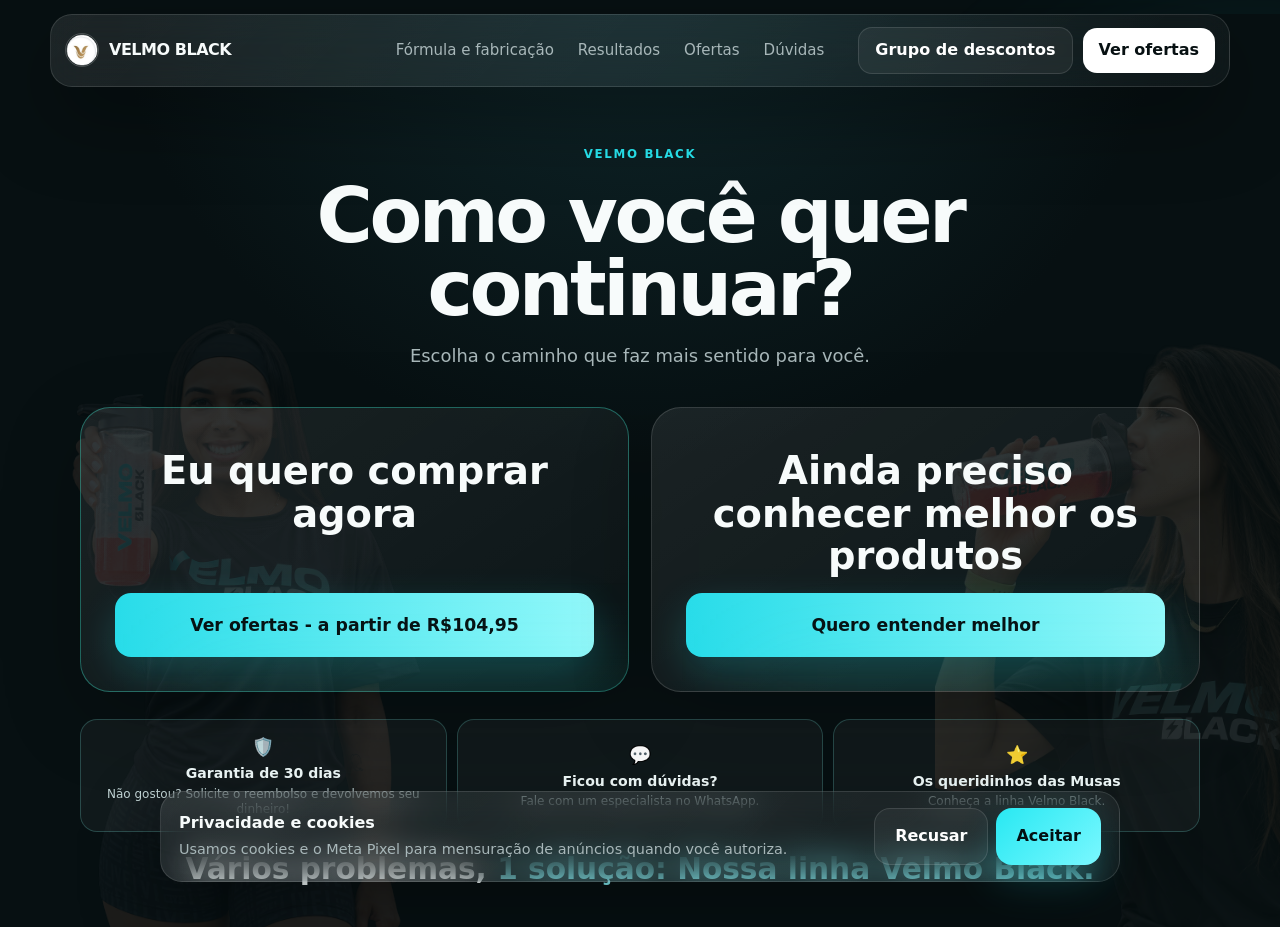
<file: index.html>
<!DOCTYPE html>

<html lang="pt-BR">
<head>
<meta charset="utf-8"/>
<meta content="width=device-width, initial-scale=1" name="viewport"/>
<meta content="#071012" name="theme-color"/>
<title>Velmo Black | Drink, Cápsulas e Combos</title>
<meta content="Conheça a linha Velmo Black: Drink Morango e Tangerina, Burns Caps e combos. Confira ofertas, rótulos, garantia e checkout oficial Hest." name="description"/>
<meta content="Velmo Black | Drink, Cápsulas e Combos" property="og:title"/>
<meta content="Velmo Black Drink, Burns Caps e combos em uma página. Escolha seu produto e finalize no checkout oficial Hest." property="og:description"/>
<meta content="website" property="og:type"/>
<link href="https://www.youtube-nocookie.com" rel="preconnect"/>
<link crossorigin="" href="https://connect.facebook.net" rel="preconnect"/>
<style>
:root{
  --bg:#071012;
  --bg-soft:#0b171a;
  --panel:rgba(255,255,255,.07);
  --panel-strong:rgba(8,18,20,.72);
  --line:rgba(255,255,255,.12);
  --text:#f7fbfb;
  --muted:#a8b7b9;
  --cyan:#28e8f2;
  --cyan-2:#03a7b7;
  --red:#ff4164;
  --orange:#ff9b3f;
  --shadow:0 30px 80px rgba(0,0,0,.35);
  --radius:28px;
}
*{box-sizing:border-box}
html{scroll-behavior:smooth;background:var(--bg)}
body{margin:0;background:radial-gradient(circle at 50% -10%,#10292d 0,#071012 45%);color:var(--text);font-family:Inter,ui-sans-serif,system-ui,-apple-system,BlinkMacSystemFont,"Segoe UI",sans-serif;line-height:1.55;overflow-x:hidden}
a{color:inherit;text-decoration:none}
button{font:inherit}
img{max-width:100%;display:block}
.ambient{position:fixed;border-radius:50%;filter:blur(100px);pointer-events:none;opacity:.16;z-index:-1}.ambient-a{width:500px;height:500px;background:var(--cyan);top:8%;right:-220px}.ambient-b{width:420px;height:420px;background:var(--red);bottom:15%;left:-220px}
.glass{background:linear-gradient(135deg,rgba(255,255,255,.09),rgba(255,255,255,.035));border:1px solid var(--line);box-shadow:var(--shadow);backdrop-filter:blur(18px);-webkit-backdrop-filter:blur(18px)}
.topbar{position:sticky;top:14px;z-index:90;margin:14px auto 0;max-width:1180px;border-radius:22px;padding:12px 14px;display:flex;align-items:center;gap:24px}.brand{display:flex;align-items:center;gap:10px;font-weight:900;letter-spacing:-.03em}.brand em{font-weight:500;color:var(--cyan)}.brand-mark{display:grid;place-items:center;width:34px;height:34px;border-radius:12px;background:linear-gradient(135deg,var(--cyan),var(--cyan-2));color:#001315}.desktop-nav{display:flex;gap:24px;margin-left:auto;color:var(--muted);font-size:.94rem}.desktop-nav a:hover{color:#fff}.top-actions{display:flex;align-items:center;gap:10px;margin-left:10px}.top-cta{padding:10px 16px;border-radius:14px;background:#fff;color:#071012;font-weight:800;white-space:nowrap}.top-cta.secondary{background:rgba(255,255,255,.06);color:#fff;border:1px solid var(--line)}
.section-pad{max-width:1180px;margin:0 auto;padding:110px 24px}.hero{min-height:calc(100vh - 86px);display:grid;grid-template-columns:1.04fr .96fr;gap:60px;align-items:center;padding-top:70px}.eyebrow{display:inline-flex;letter-spacing:.14em;font-size:.74rem;font-weight:900;color:var(--cyan);text-transform:uppercase}.hero h1,.section-heading h2,.guarantee-section h2,.final-cta h2{font-size:clamp(3rem,7vw,6.8rem);line-height:.92;letter-spacing:-.065em;margin:16px 0 24px}.hero h1 span{background:linear-gradient(90deg,var(--cyan),#9fffff);-webkit-background-clip:text;color:transparent}.hero-sub{font-size:1.22rem;color:#d7e1e2;max-width:610px}.price-block{margin:28px 0 10px;display:flex;align-items:end;gap:18px;flex-wrap:wrap}.price-label{display:block;color:#eaffff;font-size:1rem;font-weight:850;letter-spacing:.02em}.price-block strong{font-size:clamp(2.9rem,5.4vw,5rem);line-height:1;letter-spacing:-.06em;display:block}.price-block small{display:block;color:#d9e5e6;margin-top:6px}.freight-chip{padding:11px 14px;border-radius:999px;background:rgba(40,232,242,.1);border:1px solid rgba(40,232,242,.28);color:#c7fbff;font-weight:750}.unit-price,.delivery-note{color:var(--muted)}.unit-price strong{color:var(--cyan);font-size:1.18rem}.delivery-note{font-size:.85rem;max-width:680px}.btn{border:0;border-radius:16px;padding:15px 20px;font-weight:850;cursor:pointer;transition:transform .2s ease,box-shadow .2s ease,background .2s ease}.btn:hover{transform:translateY(-2px)}.btn-primary{background:linear-gradient(135deg,var(--cyan),#7af8ff);color:#031012;box-shadow:0 15px 40px rgba(40,232,242,.2)}.btn-secondary{background:#fff;color:#081113}.btn-ghost{background:rgba(255,255,255,.05);color:#fff;border:1px solid var(--line)}.hero-copy>.btn{margin-top:18px;padding:17px 23px}.hero-highlight{display:inline-flex;align-items:center;gap:10px;margin:0 0 16px;padding:10px 14px;border-radius:999px;background:rgba(40,232,242,.12);border:1px solid rgba(40,232,242,.25);color:#d8fcff;font-weight:850}.hero-emphasis{display:flex;gap:10px;flex-wrap:wrap;margin:14px 0 0}.hero-emphasis span{display:inline-flex;align-items:center;gap:8px;padding:10px 14px;border-radius:999px;background:rgba(255,255,255,.05);border:1px solid var(--line);color:#f2ffff;font-weight:750}.hero-trust{display:flex;gap:14px;flex-wrap:wrap;margin:22px 0 10px;color:#d9e6e7;font-size:.9rem}
.hero-visual{position:relative;min-height:620px;display:flex;flex-direction:column;justify-content:center}.hero-glow{position:absolute;inset:13% 10%;background:radial-gradient(circle,rgba(40,232,242,.27),transparent 65%);filter:blur(28px)}.product-stage{height:560px;position:relative;display:grid;place-items:center}.hero-product{position:absolute;max-height:540px;width:auto;border-radius:30px;box-shadow:0 40px 90px rgba(0,0,0,.45);opacity:0;transform:translateY(15px) scale(.98);transition:.45s ease}.hero-product.active{opacity:1;transform:none}.flavor-switch,.offer-flavor-switch{display:flex;gap:10px;justify-content:center;flex-wrap:wrap}.flavor-btn,.offer-flavor{border:1px solid var(--line);background:rgba(255,255,255,.05);color:#fff;padding:10px 14px;border-radius:999px;cursor:pointer}.flavor-btn.active,.offer-flavor.active{background:#fff;color:#071012}
.trust-strip{max-width:1120px;margin:0 auto;border-radius:24px;padding:18px 22px;display:grid;grid-template-columns:repeat(4,1fr);gap:12px}.trust-strip>div,.trust-strip>a{display:grid;grid-template-columns:auto 1fr;column-gap:10px;align-items:center;padding:9px 12px}.trust-strip span{grid-row:1/3;font-size:1.6rem}.trust-strip b{font-size:.95rem}.trust-strip small{color:var(--muted)}
.quote-band{padding:120px 24px 30px;text-align:center}.quote-band p{font-size:clamp(2.3rem,6vw,5.5rem);line-height:1;letter-spacing:-.06em;max-width:920px;margin:auto;color:#e8ffff}
.section-heading{max-width:830px;margin-bottom:46px}.section-heading h2{font-size:clamp(2.6rem,5vw,5rem);margin-top:14px}.section-heading p{color:var(--muted);font-size:1.08rem}.viewer-wrap{display:grid;grid-template-columns:1.25fr .75fr;gap:24px}.viewer-glass,.viewer-copy{border-radius:var(--radius);padding:24px}.viewer-meta{display:flex;justify-content:space-between;color:var(--muted);font-size:.9rem}.viewer-badge{color:var(--cyan);font-weight:800}.product-viewer{position:relative;min-height:510px;display:grid;place-items:center;user-select:none;touch-action:pan-y;cursor:grab;overflow:hidden}.product-viewer:active{cursor:grabbing}.product-viewer img{max-height:450px;border-radius:24px;pointer-events:none}.drag-hint{position:absolute;bottom:12px;padding:8px 12px;border-radius:999px;background:rgba(0,0,0,.5);font-size:.82rem;color:#dce9ea}.viewer-dots{display:flex;gap:8px;justify-content:center;margin:10px}.viewer-dots span{width:8px;height:8px;border-radius:50%;background:#4c595b}.viewer-dots span.active{background:var(--cyan);box-shadow:0 0 16px var(--cyan)}.viewer-actions{display:flex;gap:10px;flex-wrap:wrap;justify-content:center}.viewer-copy{align-self:stretch;display:flex;flex-direction:column;justify-content:center}.viewer-copy h3,.video-card h3{font-size:2rem;line-height:1.05;letter-spacing:-.04em}.viewer-copy p,.fineprint{color:var(--muted)}.clean-list{padding:0;list-style:none;display:grid;gap:11px}.fineprint{font-size:.82rem}
.formula-orbit{position:relative;min-height:650px;border-radius:40px;background:radial-gradient(circle at center,rgba(40,232,242,.14),transparent 48%)}.formula-product{position:absolute;inset:50% auto auto 50%;transform:translate(-50%,-50%);width:min(340px,36vw)}.formula-product img{border-radius:30px;box-shadow:0 30px 90px rgba(0,0,0,.5)}.formula-card{position:absolute;padding:15px 18px;border-radius:18px;font-weight:800}.f1{top:9%;left:14%}.f2{top:8%;right:14%}.f3{top:44%;left:3%}.f4{top:44%;right:3%}.f5{bottom:12%;left:13%}.f6{bottom:8%;right:14%}.f7{bottom:3%;left:45%}.label-link-wrap{text-align:center;margin-top:22px}.text-link{color:var(--cyan);font-weight:800}
.flavor-grid{display:grid;grid-template-columns:1fr 1fr;gap:24px}.flavor-card{border-radius:34px;overflow:hidden;border:1px solid var(--line);background:#0b1416}.flavor-card-media{height:560px;overflow:hidden}.flavor-card-media img{width:100%;height:100%;object-fit:cover}.flavor-card-copy{padding:26px}.flavor-card-copy>span{font-size:2rem}.flavor-card h3{font-size:2.1rem;margin:5px 0}.flavor-card p{color:var(--muted)}.strawberry-card{box-shadow:0 30px 70px rgba(255,65,100,.08)}.tangerine-card{box-shadow:0 30px 70px rgba(255,155,63,.08)}
.testimonial-rail{display:grid;grid-auto-flow:column;grid-auto-columns:minmax(280px,360px);overflow-x:auto;gap:18px;padding:6px 0 22px;scroll-snap-type:x mandatory;scrollbar-width:thin}.testimonial-rail figure{margin:0;scroll-snap-align:start;border-radius:24px;overflow:hidden;background:#101719;border:1px solid var(--line)}.testimonial-rail img{width:100%;height:480px;object-fit:cover}.video-card{margin-top:34px;border-radius:30px;padding:22px;display:grid;grid-template-columns:minmax(240px,360px) 1fr;gap:30px;align-items:center}.video-card video{width:100%;max-height:560px;border-radius:22px;background:#000}.video-card p{color:var(--muted)}
.youtube-wrap{position:relative;aspect-ratio:16/9;border-radius:30px;overflow:hidden;border:1px solid var(--line);box-shadow:var(--shadow)}.youtube-wrap iframe{width:100%;height:100%;border:0}
.guarantee-section{text-align:center;max-width:900px}.guarantee-section h2{font-size:clamp(3rem,6vw,5.8rem)}.guarantee-icon{font-size:5rem}.guarantee-section p{color:var(--muted);font-size:1.1rem;max-width:700px;margin:0 auto 24px}
.offer-flavor-switch{width:max-content;max-width:100%;margin:0 auto 28px;padding:10px 12px;border-radius:999px}.offers-grid{display:grid;grid-template-columns:repeat(6,1fr);gap:18px;align-items:stretch}.offer-card{grid-column:span 2;border-radius:26px;padding:24px;display:flex;flex-direction:column;min-height:320px}.offer-card:nth-child(4),.offer-card:nth-child(5){grid-column:span 3}.offer-card h3{font-size:2.3rem;margin:12px 0 0;letter-spacing:-.05em}.offer-card p{margin:2px 0;color:#d5e0e1}.offer-card small{color:var(--muted)}.offer-card .btn{margin-top:auto}.offer-inline-highlight{display:inline-flex;align-items:center;gap:8px;margin:10px 0 4px;padding:8px 12px;border-radius:999px;background:rgba(40,232,242,.12);border:1px solid rgba(40,232,242,.28);color:#d8fdff;font-weight:800;font-size:.92rem}.offer-kicker{font-weight:900}.offer-unit{margin:14px 0;color:var(--cyan);font-weight:800}.offer-card.featured{background:linear-gradient(145deg,rgba(40,232,242,.18),rgba(8,23,26,.95));border:1px solid rgba(40,232,242,.5);box-shadow:0 28px 70px rgba(40,232,242,.12);border-radius:28px;padding:25px}.offer-badge{display:inline-flex;align-self:flex-start;padding:7px 10px;border-radius:999px;background:var(--cyan);color:#061113;font-size:.75rem;font-weight:950;margin-bottom:18px}
.steps-grid{display:grid;grid-template-columns:repeat(4,1fr);gap:18px}.step{border-radius:24px;padding:24px}.step>span{display:grid;place-items:center;width:40px;height:40px;border-radius:50%;background:var(--cyan);color:#061113;font-weight:900;margin-bottom:30px}.step b{font-size:1.08rem}.step p{color:var(--muted)}.logistics-actions{display:flex;gap:18px;align-items:center;margin-top:28px}.logistics-actions p{color:var(--muted)}
.faq-list{display:grid;gap:12px;max-width:900px}.faq-list details{border:1px solid var(--line);border-radius:18px;padding:18px 20px;background:rgba(255,255,255,.035)}.faq-list summary{font-weight:850;cursor:pointer}.faq-list p{color:var(--muted)}.faq-list a{color:var(--cyan)}
.final-cta{text-align:center;max-width:1000px}.final-cta h2{font-size:clamp(3.2rem,7vw,6.5rem)}.final-cta p{font-size:1.25rem;color:#d9e5e6}.final-trust{margin-top:24px;color:var(--muted)}
footer{border-top:1px solid var(--line);padding:50px 24px 120px;max-width:1180px;margin:auto}.footer-grid{display:grid;grid-template-columns:2fr 1fr 1fr;gap:30px}.footer-grid>div{display:flex;flex-direction:column;gap:8px}.footer-grid a{color:var(--muted)}.footer-grid a:hover{color:#fff}.footer-disclaimer{margin-top:34px;color:#6f8284;font-size:.82rem}
.whatsapp-float{position:fixed;right:20px;bottom:94px;z-index:80;width:56px;height:56px;border-radius:50%;border:0;background:#25D366;color:#061113;font-size:1.5rem;box-shadow:0 14px 34px rgba(0,0,0,.35);cursor:pointer}.sticky-offer{position:fixed;left:50%;bottom:16px;transform:translate(-50%,130%);z-index:78;width:min(720px,calc(100% - 28px));display:flex;align-items:center;justify-content:space-between;gap:18px;padding:12px 12px 12px 18px;border-radius:22px;background:rgba(8,18,20,.9);border:1px solid var(--line);backdrop-filter:blur(18px);box-shadow:var(--shadow);transition:.35s ease}.sticky-offer.show{transform:translate(-50%,0)}.sticky-offer div{display:flex;flex-direction:column}.sticky-offer span{color:var(--muted);font-size:.82rem}.sticky-offer .btn{padding:11px 15px}
.modal{position:fixed;inset:0;z-index:120;display:none;place-items:center;padding:20px}.modal.open{display:grid}.modal-backdrop{position:absolute;inset:0;background:rgba(0,0,0,.72)}.modal-card,.label-modal-card{position:relative;z-index:1;border-radius:30px;padding:28px;width:min(520px,100%);text-align:center}.modal-close{position:absolute;right:16px;top:12px;border:0;background:transparent;color:#fff;font-size:2rem;cursor:pointer}.modal-card h3{font-size:2.2rem;margin:10px 0}.modal-card p{color:var(--muted)}.modal-options{display:grid;grid-template-columns:1fr 1fr;gap:12px;margin-top:20px}.modal-flavor{padding:24px;border-radius:20px;border:1px solid var(--line);background:rgba(255,255,255,.05);color:#fff;font-size:2rem;cursor:pointer}.modal-flavor span{display:block;font-size:1rem;font-weight:900;margin-top:8px}.strawberry-choice:hover{background:rgba(255,65,100,.15)}.tangerine-choice:hover{background:rgba(255,155,63,.15)}.label-modal-card{width:min(1000px,100%);max-height:92vh;overflow:auto}.label-tabs{display:flex;justify-content:center;gap:8px;margin-bottom:16px}.label-tab{border:1px solid var(--line);background:rgba(255,255,255,.05);color:#fff;border-radius:999px;padding:8px 12px;cursor:pointer}.label-tab.active{background:#fff;color:#081113}.zoom-wrap{overflow:auto;border-radius:20px;background:#111;max-height:70vh}.zoom-wrap img{margin:auto;max-width:none;width:min(900px,160vw)}.label-modal-card p{color:var(--muted);font-size:.85rem}
.cookie-banner{position:fixed;z-index:140;left:18px;right:18px;bottom:18px;max-width:960px;margin:auto;border-radius:22px;padding:16px 18px;display:flex;justify-content:space-between;gap:20px;align-items:center}.cookie-banner p{margin:2px 0;color:var(--muted);font-size:.9rem}.cookie-actions{display:flex;gap:8px}.cookie-banner.hidden{display:none}
.reveal{opacity:0;transform:translateY(26px);transition:opacity .7s ease,transform .7s ease}.reveal.visible{opacity:1;transform:none}
@media (prefers-reduced-motion:reduce){*{scroll-behavior:auto!important}.reveal{opacity:1;transform:none;transition:none}.hero-product{transition:none}}
@media (max-width:900px){.desktop-nav{display:none}.topbar{margin:10px 12px 0}.top-cta{margin-left:auto}.hero{grid-template-columns:1fr;gap:28px;min-height:auto;padding-top:70px}.hero-visual{min-height:auto}.product-stage{height:480px}.hero-product{max-height:460px}.trust-strip{margin:18px 16px 0;grid-template-columns:1fr 1fr}.viewer-wrap{grid-template-columns:1fr}.formula-orbit{min-height:760px}.formula-product{width:min(330px,62vw)}.f1{top:4%;left:5%}.f2{top:4%;right:5%}.f3{top:27%;left:1%}.f4{top:27%;right:1%}.f5{bottom:17%;left:4%}.f6{bottom:17%;right:4%}.f7{bottom:4%;left:50%;transform:translateX(-50%)}.flavor-grid{grid-template-columns:1fr}.video-card{grid-template-columns:1fr}.offers-grid{grid-template-columns:1fr 1fr}.offer-card,.offer-card:nth-child(4),.offer-card:nth-child(5){grid-column:span 1}.offer-card.featured{grid-row:1}.steps-grid{grid-template-columns:1fr 1fr}.footer-grid{grid-template-columns:1fr 1fr}.footer-grid>div:first-child{grid-column:1/-1}}
@media (max-width:600px){.section-pad{padding:78px 18px}.brand{font-size:.9rem}.brand-mark{width:30px;height:30px}.top-cta{font-size:.82rem;padding:9px 12px}.hero{padding-top:48px}.hero h1{font-size:clamp(3.4rem,18vw,5.7rem)}.hero-sub{font-size:1rem}.price-block strong{font-size:3.6rem}.product-stage{height:420px}.hero-product{max-height:400px}.trust-strip{grid-template-columns:1fr 1fr;padding:10px}.trust-strip>div,.trust-strip>a{padding:8px}.trust-strip small{font-size:.72rem}.quote-band{padding-top:88px}.product-viewer{min-height:390px}.product-viewer img{max-height:360px}.viewer-actions .btn{flex:1;padding:12px 10px;font-size:.85rem}.formula-orbit{min-height:690px}.formula-card{padding:10px 12px;font-size:.78rem}.formula-product{width:56vw}.flavor-card-media{height:460px}.testimonial-rail{grid-auto-columns:82vw}.testimonial-rail img{height:470px}.offers-grid{grid-template-columns:1fr}.offer-card{min-height:280px}.steps-grid{grid-template-columns:1fr}.logistics-actions{align-items:flex-start;flex-direction:column}.footer-grid{grid-template-columns:1fr}.footer-grid>div:first-child{grid-column:auto}.sticky-offer{bottom:10px}.sticky-offer b{font-size:.9rem}.sticky-offer span{font-size:.7rem}.sticky-offer .btn{font-size:.82rem}.whatsapp-float{bottom:92px;right:14px}.cookie-banner{flex-direction:column;align-items:stretch;bottom:12px}.cookie-actions .btn{flex:1}.modal-options{grid-template-columns:1fr 1fr}.modal-flavor{font-size:1.6rem;padding:20px 10px}}

/* Hotfix: keep offer pricing highly visible on every device */
.offer-card h3{display:block!important;visibility:visible!important;opacity:1!important;color:#ffffff!important;font-size:clamp(2.15rem,5vw,3rem)!important;line-height:1!important;margin:18px 0 8px!important;letter-spacing:-.045em!important;font-weight:950!important}
.offer-card p{display:block!important;visibility:visible!important;opacity:1!important;color:#e7f1f2!important;font-size:1rem!important;margin:0 0 5px!important}
.offer-card small{display:block!important;visibility:visible!important;opacity:1!important;color:#b7c8ca!important;font-size:.92rem!important}
.offer-card.featured h3{color:#8dfbff!important;text-shadow:0 0 24px rgba(40,232,242,.18)}
@media(max-width:600px){.offer-card h3{font-size:2.45rem!important}.offer-card{min-height:320px!important}}


/* v3 refinements */
.brand-logo-img{width:34px;height:34px;border-radius:50%;object-fit:cover;border:1px solid rgba(255,255,255,.2)}
.hero-product{background:transparent!important;box-shadow:none!important;border-radius:0!important;filter:drop-shadow(0 34px 45px rgba(0,0,0,.38));max-width:92%;object-fit:contain}
.flavor-card-media{background:radial-gradient(circle at 50% 45%,rgba(40,232,242,.16),transparent 58%);display:grid;place-items:center;overflow:hidden}
.flavor-card-media img{width:86%;height:86%;object-fit:contain;background:transparent!important}
.formula-product img{background:transparent!important;border-radius:0!important;box-shadow:none!important;filter:drop-shadow(0 28px 40px rgba(0,0,0,.35));width:100%;height:auto;object-fit:contain}
.youtube-section{padding-top:70px!important;padding-bottom:70px!important;background:linear-gradient(180deg,rgba(40,232,242,.025),transparent)}
.youtube-wrap{position:relative;overflow:hidden;border-radius:30px}
.youtube-brand-mask{position:absolute;left:0;right:0;top:0;height:54px;background:#000;z-index:3;pointer-events:none}
.youtube-wrap iframe{position:relative;z-index:1}
.testimonials-section{padding-top:90px!important}
.testimonial-controls{display:flex;align-items:center;justify-content:flex-end;gap:12px;margin:-6px 0 18px;color:var(--muted);font-size:.86rem}
.testimonial-arrow{width:44px;height:44px;border-radius:50%;border:1px solid var(--line);background:rgba(255,255,255,.06);color:#fff;font-size:1.4rem;cursor:pointer}
.testimonial-arrow:hover{background:var(--cyan);color:#061113}
.testimonial-rail{grid-auto-columns:minmax(320px,430px);align-items:start}
.testimonial-rail figure{display:flex;align-items:center;justify-content:center;background:#0b1214;min-height:480px}
.testimonial-rail img{height:auto!important;max-height:680px;object-fit:contain!important;width:100%!important;display:block}
.offer-flavor-switch{width:min(820px,100%);border-radius:26px!important;padding:18px!important;display:grid!important;grid-template-columns:1fr auto;align-items:center;gap:18px!important}
.flavor-switch-copy{display:flex;flex-direction:column;gap:4px}.flavor-switch-copy strong{font-size:1.05rem}.offer-flavor-options{display:flex;gap:10px;flex-wrap:wrap;justify-content:flex-end}
.offer-flavor{display:flex;align-items:center;gap:10px;padding:8px 16px!important;font-weight:800}.offer-flavor img{width:38px;height:38px;object-fit:contain;filter:drop-shadow(0 8px 10px rgba(0,0,0,.25))}
.offer-pot-row{display:flex;align-items:flex-end;justify-content:center;min-height:98px;margin:10px 0 2px;overflow:hidden;padding:0 5px}
.offer-pot-row img{width:54px;height:82px;object-fit:contain;margin-left:-18px;filter:drop-shadow(0 8px 9px rgba(0,0,0,.38));position:relative}
.offer-pot-row img:first-child{margin-left:0}.offer-pot-row[data-count="1"] img{width:72px;height:92px}.offer-pot-row[data-count="2"] img{width:66px;height:90px;margin-left:-12px}.offer-pot-row[data-count="3"] img{width:60px;height:88px;margin-left:-14px}.offer-pot-row[data-count="5"] img{width:54px;height:84px}.offer-pot-row[data-count="12"] img{width:42px;height:72px;margin-left:-24px}
.best-value-badge{display:inline-flex;align-self:flex-start;padding:7px 10px;border-radius:999px;background:linear-gradient(90deg,#ffe8a6,#fff4cf);color:#241d0c;font-size:.72rem;font-weight:950;margin-bottom:8px;box-shadow:0 10px 28px rgba(255,220,120,.08)}
.offer-badge{font-size:.72rem!important}
.manufacturer-section{padding-top:40px!important;padding-bottom:70px!important}.manufacturer-card{padding:28px;border-radius:30px;display:grid;grid-template-columns:110px 1fr;gap:26px;align-items:center}.manufacturer-logo{width:100px;height:100px;object-fit:cover;border-radius:50%;box-shadow:0 18px 40px rgba(0,0,0,.3)}.manufacturer-card h2{margin:.2rem 0 .35rem;font-size:2.4rem}.manufacturer-card p{color:var(--muted);max-width:680px}.manufacturer-actions{display:flex;gap:12px;flex-wrap:wrap;margin-top:18px}.footer-brand-line{display:flex;gap:12px;align-items:center}.footer-brand-line img{width:46px;height:46px;border-radius:50%;object-fit:cover}.footer-brand-line p{margin:4px 0 0}
@media(max-width:700px){.youtube-brand-mask{height:42px}.testimonial-controls{justify-content:space-between}.testimonial-controls span{font-size:.74rem}.testimonial-rail{grid-auto-columns:88vw!important}.testimonial-rail figure{min-height:auto}.testimonial-rail img{max-height:none!important}.offer-flavor-switch{grid-template-columns:1fr!important;border-radius:24px!important}.offer-flavor-options{justify-content:stretch}.offer-flavor{flex:1;justify-content:center;min-width:0}.offer-flavor img{width:30px;height:30px}.manufacturer-card{grid-template-columns:1fr;text-align:center}.manufacturer-logo{margin:auto}.manufacturer-actions{justify-content:center}.offer-pot-row[data-count="12"] img{width:34px;height:62px;margin-left:-21px}.offer-pot-row{min-height:84px}.offer-card{padding:20px!important}.product-stage{height:390px}.hero-product{max-height:370px!important}}

/* v4.1 adjustments */
.whatsapp-float{display:grid;place-items:center;background:linear-gradient(135deg,#27da68,#16b854)!important;color:#fff!important;box-shadow:0 18px 40px rgba(18,179,84,.35)!important}
.whatsapp-float svg{width:28px;height:28px;display:block;fill:currentColor}
.whatsapp-float:hover{transform:translateY(-3px) scale(1.03)}
.formula-orbit{overflow:hidden}
.formula-product{width:min(300px,34vw)!important}
.formula-card{max-width:230px!important;padding:16px 18px!important;font-weight:700!important;display:flex;flex-direction:column;gap:6px;box-shadow:0 18px 44px rgba(0,0,0,.28)!important}
.formula-card strong{font-size:1rem;line-height:1.05;letter-spacing:-.02em}
.formula-card small{font-size:.79rem;line-height:1.35;color:#d5e3e4;font-weight:600}
.f1{top:7%!important;left:8%!important}.f2{top:7%!important;right:8%!important}.f3{top:35%!important;left:0.5%!important}.f4{top:35%!important;right:0.5%!important}.f5{bottom:15%!important;left:8%!important}.f6{bottom:10%!important;right:7%!important}.f7{bottom:2%!important;left:50%!important;transform:translateX(-50%)!important}
@media (max-width:900px){.formula-orbit{min-height:940px!important}.formula-product{width:min(340px,68vw)!important}.formula-card{max-width:230px!important}.f1{top:3%!important;left:4%!important}.f2{top:3%!important;right:4%!important}.f3{top:25%!important;left:1%!important}.f4{top:25%!important;right:1%!important}.f5{bottom:18%!important;left:4%!important}.f6{bottom:18%!important;right:4%!important}.f7{bottom:3%!important;left:50%!important;transform:translateX(-50%)!important}}
@media (max-width:600px){.formula-orbit{min-height:1080px!important}.formula-product{top:50%!important;width:min(320px,74vw)!important}.formula-card{max-width:calc(50% - 14px)!important;padding:12px 12px 13px!important}.formula-card strong{font-size:.86rem}.formula-card small{font-size:.68rem;line-height:1.3}.f1{top:2%!important;left:0!important}.f2{top:2%!important;right:0!important}.f3{top:23%!important;left:0!important}.f4{top:23%!important;right:0!important}.f5{bottom:19%!important;left:0!important}.f6{bottom:19%!important;right:0!important}.f7{bottom:2%!important;left:50%!important;transform:translateX(-50%)!important;max-width:72%!important}.whatsapp-float{width:58px;height:58px!important}}


/* v5 - linha Velmo Black */
.hero-actions{display:flex;gap:10px;flex-wrap:wrap;margin-top:18px}.family-stage{height:590px}.hero-family-product{position:relative;z-index:2;max-width:100%;max-height:560px;object-fit:contain;filter:drop-shadow(0 36px 50px rgba(0,0,0,.38))}.family-tags{display:flex;justify-content:center;gap:10px;flex-wrap:wrap}.family-tags a{padding:9px 13px;border:1px solid var(--line);border-radius:999px;background:rgba(255,255,255,.05);font-weight:800}.family-grid{display:grid;grid-template-columns:repeat(3,1fr);gap:20px}.family-card,.featured-family{border-radius:30px;padding:24px;display:flex;flex-direction:column;gap:10px;min-height:520px}.featured-family{background:linear-gradient(145deg,rgba(40,232,242,.16),rgba(8,23,26,.95));border:1px solid rgba(40,232,242,.45);box-shadow:var(--shadow)}.family-media{height:300px;display:flex;align-items:center;justify-content:center;position:relative}.family-media img{max-height:100%;max-width:90%;object-fit:contain;filter:drop-shadow(0 24px 30px rgba(0,0,0,.3))}.family-media.duo img{position:absolute;max-width:62%;max-height:92%}.family-media.duo img:first-child{left:8%;transform:rotate(-4deg)}.family-media.duo img:last-child{right:8%;transform:rotate(4deg)}.family-media.combo img{max-width:100%}.family-card h3,.featured-family h3{font-size:2rem;margin:0;letter-spacing:-.04em}.family-card p,.featured-family p{color:var(--muted);flex:1}
.viewer-product-tabs{width:max-content;max-width:100%;display:flex;gap:8px;padding:8px;margin:0 auto 22px;border-radius:999px}.viewer-product-tab{border:0;background:transparent;color:#c7d5d6;padding:10px 16px;border-radius:999px;font-weight:850;cursor:pointer}.viewer-product-tab.active{background:#fff;color:#071012}.product-viewer img{transition:transform .34s ease,opacity .22s ease}.product-viewer.turning img{transform:perspective(900px) rotateY(16deg) scale(.98);opacity:.74}
.formula-family{display:grid;grid-template-columns:1fr minmax(280px,360px) 1fr;gap:22px;align-items:center}.formula-column{display:grid;gap:10px}.formula-col-head{display:flex;align-items:center;gap:10px;margin-bottom:4px}.formula-col-head span{font-size:1.6rem}.formula-col-head strong{font-size:1.1rem}.formula-mini{padding:13px 14px;border-radius:18px;box-shadow:none}.formula-mini b{display:block;color:#fff;font-size:.92rem}.formula-mini small{display:block;color:#c3d1d2;font-size:.76rem;line-height:1.35;margin-top:4px}.formula-center{position:relative;display:grid;place-items:center;min-height:600px}.formula-center img{z-index:2;max-height:540px;max-width:100%;object-fit:contain;filter:drop-shadow(0 28px 40px rgba(0,0,0,.4))}.formula-center span{z-index:2;padding:8px 13px;border-radius:999px;background:rgba(40,232,242,.12);border:1px solid rgba(40,232,242,.28);font-weight:850}.formula-glow,.detail-glow{position:absolute;inset:20%;background:radial-gradient(circle,rgba(40,232,242,.22),transparent 70%);filter:blur(28px)}
.product-detail-grid{display:grid;grid-template-columns:.9fr 1.1fr;gap:60px;align-items:center}.product-detail-media{position:relative;min-height:560px;display:grid;place-items:center}.product-detail-media img{z-index:2;max-height:540px;max-width:90%;object-fit:contain;filter:drop-shadow(0 28px 40px rgba(0,0,0,.4))}.product-detail-copy h2,.combo-copy h2{font-size:clamp(2.8rem,5vw,5rem);line-height:.95;letter-spacing:-.055em;margin:14px 0 20px}.product-detail-copy>p,.combo-copy>p{color:var(--muted);font-size:1.08rem}.detail-pills{display:flex;gap:9px;flex-wrap:wrap;margin:18px 0}.detail-pills span{padding:9px 12px;border-radius:999px;background:rgba(255,255,255,.05);border:1px solid var(--line);font-weight:800}.detail-note{padding:18px;border-radius:20px;margin:18px 0}.detail-note p{margin:5px 0 0;color:var(--muted)}
.short-videos{margin-top:34px;display:grid;grid-template-columns:1fr 1fr;gap:20px}.short-video-card{border-radius:28px;padding:18px;display:grid;grid-template-columns:minmax(180px,260px) 1fr;gap:20px;align-items:center}.short-video-card video{width:100%;aspect-ratio:9/16;max-height:480px;object-fit:cover;border-radius:20px;background:#000}.short-video-card h3{font-size:1.55rem;line-height:1.05;margin:8px 0}.short-video-card p{color:var(--muted)}
.combo-card{display:grid;grid-template-columns:1.1fr .9fr;gap:36px;align-items:center;border-radius:36px;padding:28px;overflow:hidden}.combo-art{position:relative;min-height:540px;display:grid;place-items:center}.combo-art img{z-index:2;max-height:520px;max-width:100%;object-fit:contain;filter:drop-shadow(0 30px 44px rgba(0,0,0,.38))}.combo-price{display:flex;flex-direction:column;margin:20px 0}.combo-price strong{font-size:3.2rem;letter-spacing:-.05em}.combo-price span{color:#d5e2e3}.combo-flavors{display:flex;gap:10px;flex-wrap:wrap;margin:18px 0}.combo-flavor{border:1px solid var(--line);background:rgba(255,255,255,.05);color:#fff;padding:10px 13px;border-radius:999px;cursor:pointer;font-weight:800}.combo-flavor.active{background:#fff;color:#071012}.combo-copy small{display:block;color:var(--muted);margin-top:10px}
.offer-product-tabs{width:max-content;max-width:100%;display:flex;gap:8px;padding:8px;margin:0 auto 28px;border-radius:999px}.offer-product-tab{border:0;background:transparent;color:#c4d1d2;padding:11px 17px;border-radius:999px;font-weight:900;cursor:pointer}.offer-product-tab.active{background:#fff;color:#071012}.offer-panel{display:none}.offer-panel.active{display:block}.product-panel-heading{display:grid;grid-template-columns:180px 1fr;gap:22px;align-items:center;max-width:700px;margin:0 auto 28px}.product-panel-heading img{max-height:170px;margin:auto;object-fit:contain}.product-panel-heading h3{font-size:2.2rem;margin:5px 0}.product-panel-heading p{color:var(--muted)}.combo-offer-panel{max-width:900px;margin:auto;border-radius:32px;padding:28px;display:grid;grid-template-columns:1fr 1fr;gap:30px;align-items:center}.combo-offer-panel>img{max-height:470px;margin:auto;object-fit:contain}.combo-offer-panel h3{font-size:2.4rem;margin:12px 0}.caps-offers .offer-pot-row img{object-fit:contain}
@media(max-width:900px){.family-grid{grid-template-columns:1fr}.family-card,.featured-family{min-height:auto}.family-media{height:380px}.formula-family{grid-template-columns:1fr;grid-template-areas:'center' 'drink' 'caps'}.formula-center{grid-area:center;min-height:460px}.drink-col{grid-area:drink}.caps-col{grid-area:caps}.formula-column{grid-template-columns:1fr 1fr}.formula-col-head{grid-column:1/-1}.product-detail-grid,.combo-card,.combo-offer-panel{grid-template-columns:1fr}.product-detail-media{min-height:440px}.combo-art{min-height:420px}.short-videos{grid-template-columns:1fr}.short-video-card{grid-template-columns:200px 1fr}}
@media(max-width:600px){.hero-actions{display:grid;grid-template-columns:1fr}.family-stage{height:420px}.hero-family-product{max-height:400px}.family-media{height:300px}.formula-column{grid-template-columns:1fr}.formula-mini{padding:13px}.formula-center{min-height:360px}.formula-center img{max-height:340px}.product-detail-media{min-height:360px}.product-detail-media img{max-height:350px}.short-video-card{grid-template-columns:1fr}.short-video-card video{max-height:520px}.combo-art{min-height:340px}.combo-art img{max-height:330px}.offer-product-tabs{width:100%;display:grid;grid-template-columns:repeat(3,1fr);border-radius:22px}.offer-product-tab{padding:10px 6px;font-size:.8rem}.product-panel-heading{grid-template-columns:100px 1fr}.product-panel-heading img{max-height:100px}.combo-offer-panel{padding:20px}.combo-offer-panel>img{max-height:330px}.viewer-product-tabs{width:100%;display:grid;grid-template-columns:1fr 1fr;border-radius:20px}.viewer-product-tab{font-size:.84rem;padding:10px 7px}}

/* V6 — tela inicial de escolha + fluxo guiado + popup do grupo */
.entry-gate{min-height:calc(100vh - 86px);display:grid;place-items:center;padding:54px 22px 80px;position:relative;z-index:5}.entry-inner{width:min(1120px,100%);text-align:center}.entry-inner>h1{font-size:clamp(2.6rem,6vw,5.6rem);line-height:.95;margin:14px auto 16px;max-width:900px;letter-spacing:-.045em}.entry-lead{font-size:1.12rem;color:var(--muted);margin:0 auto 38px}.entry-options{display:grid;grid-template-columns:repeat(2,minmax(0,1fr));gap:22px;text-align:left}.entry-card{position:relative;padding:34px;border:1px solid rgba(255,255,255,.10);border-radius:30px;background:linear-gradient(145deg,rgba(255,255,255,.08),rgba(255,255,255,.025));box-shadow:0 25px 80px rgba(0,0,0,.24);overflow:hidden}.entry-card:before{content:"";position:absolute;inset:auto -30% -60% 20%;height:180px;background:rgba(35,232,210,.12);filter:blur(50px);pointer-events:none}.entry-card h2{font-size:clamp(1.45rem,2.7vw,2.25rem);line-height:1.05;margin:14px 0 12px;max-width:500px}.entry-card p{color:var(--muted);min-height:44px}.entry-card .btn{width:100%;margin-top:20px;min-height:60px;font-size:1.03rem}.entry-number{font-weight:950;letter-spacing:.14em;color:#6ff8e6;font-size:.78rem}.entry-buy{border-color:rgba(64,245,220,.35)}.entry-learn{border-color:rgba(255,255,255,.14)}.entry-gate.is-hidden{display:none}.pre-entry main>section:not(#entryGate){display:none!important}.section-transition,.offer-transition{width:min(900px,100%);margin:0 auto 30px;text-align:center;padding:20px 0}.section-transition h3,.offer-transition h2{font-size:clamp(1.55rem,3vw,2.5rem);line-height:1.08;margin:10px 0}.section-transition p,.offer-transition p{color:var(--muted);margin:0 auto;max-width:720px}.section-transition.compact{margin-top:-8px}.offer-transition{padding:10px 0 30px}.giveaway-modal{position:fixed;inset:0;z-index:10000;display:none;align-items:center;justify-content:center;padding:18px}.giveaway-modal.open{display:flex}.giveaway-backdrop{position:absolute;inset:0;background:rgba(0,0,0,.78);backdrop-filter:blur(10px)}.giveaway-card{position:relative;width:min(720px,100%);max-height:min(92vh,900px);overflow:auto;border:1px solid rgba(89,255,229,.25);border-radius:30px;background:linear-gradient(160deg,#0c181b,#071012 70%);box-shadow:0 30px 120px rgba(0,0,0,.55);padding:18px}.giveaway-close{position:absolute;right:12px;top:12px;z-index:3;width:42px;height:42px;border:1px solid rgba(255,255,255,.16);border-radius:50%;background:rgba(0,0,0,.55);color:#fff;font-size:28px;line-height:1;cursor:pointer}.giveaway-image-placeholder{min-height:270px;border-radius:22px;background:linear-gradient(135deg,rgba(37,245,219,.12),rgba(255,255,255,.04));border:1px dashed rgba(255,255,255,.18);display:grid;place-items:center;text-align:center;padding:30px}.giveaway-image-placeholder strong{display:block;font-size:1.1rem}.giveaway-image-placeholder span{display:block;color:var(--muted);margin-top:8px}.giveaway-image{display:block;width:100%;max-height:520px;object-fit:contain;border-radius:22px}.giveaway-copy{padding:22px 10px 8px}.giveaway-copy h2{font-size:clamp(1.65rem,4vw,2.6rem);line-height:1.02;margin:10px 0}.giveaway-sub{color:var(--muted);margin:0 0 12px}.giveaway-rules{list-style:none;padding:0;margin:0 0 20px;display:grid;gap:8px;color:#dce8e8}.giveaway-actions{display:grid;grid-template-columns:1fr 1fr;gap:10px}.giveaway-actions .btn{min-height:54px}.instagram-pending{opacity:.65;cursor:not-allowed}.giveaway-note{display:block;color:#7f9799;text-align:center;margin-top:10px;font-size:.75rem}@media(max-width:760px){.entry-gate{min-height:calc(100vh - 72px);padding:40px 16px 60px}.entry-options{grid-template-columns:1fr}.entry-card{padding:26px 22px}.entry-card p{min-height:0}.giveaway-card{padding:12px;border-radius:24px}.giveaway-image-placeholder{min-height:220px}.giveaway-actions{grid-template-columns:1fr}.giveaway-copy{padding:18px 6px 6px}}
.testimonial-rail .testimonial-video video{display:block;width:100%;height:480px;object-fit:contain;background:#000}.testimonial-rail .testimonial-video{min-height:480px}

/* Alinhamento da arte e duas ofertas fixas */
.hero-family-product{transform:translateY(-46px)}
.sticky-offers{position:fixed;left:50%;bottom:16px;transform:translate(-50%,calc(100% + 28px));z-index:78;width:min(1130px,calc(100% - 28px));display:grid;grid-template-columns:repeat(2,minmax(0,1fr));gap:12px;transition:transform .35s ease}
.sticky-offers.show{transform:translate(-50%,0)}
.sticky-offer-item{min-width:0;display:flex;align-items:center;justify-content:space-between;gap:12px;padding:12px 12px 12px 18px;border-radius:22px;background:rgba(8,18,20,.96);border:1px solid var(--line);backdrop-filter:blur(18px);box-shadow:var(--shadow)}
.sticky-offer-item>div{min-width:0;display:flex;flex-direction:column}.sticky-offer-item b{font-size:.95rem;line-height:1.25}.sticky-offer-item span{color:var(--muted);font-size:.78rem}.sticky-offer-item .btn{flex:none;padding:10px 14px}
@media(max-width:760px){.hero-family-product{transform:translateY(-18px)}.sticky-offers{grid-template-columns:1fr;gap:7px;bottom:8px;width:calc(100% - 16px)}.sticky-offer-item{border-radius:14px;padding:8px 9px 8px 12px}.sticky-offer-item b{font-size:.78rem}.sticky-offer-item span{font-size:.69rem}.sticky-offer-item .btn{font-size:.78rem;padding:8px 10px}.whatsapp-float{bottom:150px}}

/* Rótulos e ingredientes lado a lado */
.product-insights{max-width:1320px;padding-top:62px;padding-bottom:70px}.insights-grid{display:grid;grid-template-columns:minmax(0,1fr) minmax(0,1fr);gap:30px;align-items:start}.insights-grid>.insights-viewer,.insights-grid>.insights-formula{min-width:0}.product-insights .section-heading{margin-bottom:24px}.product-insights .section-heading h2{font-size:clamp(2rem,3vw,3.15rem);line-height:1.04}.product-insights .viewer-wrap{grid-template-columns:1fr;gap:12px}.product-insights .viewer-copy{padding:18px}.product-insights .viewer-copy h3{font-size:1.5rem}.product-insights .product-viewer{min-height:330px}.product-insights .product-viewer img{max-height:310px}.product-insights .formula-family{display:grid;grid-template-columns:repeat(2,minmax(0,1fr));gap:10px}.product-insights .formula-center{grid-column:1/-1;grid-row:1;min-height:175px}.product-insights .formula-center img{max-height:155px}.product-insights .formula-column{min-width:0;display:grid;grid-template-columns:1fr;gap:8px}.product-insights .formula-col-head{grid-column:1}.product-insights .formula-mini{padding:10px}.product-insights .formula-mini small{font-size:.78rem}.product-insights .formula-center span{display:none}.testimonials-section{padding-top:65px}
/* Complementos laterais durante a leitura */
.floating-guarantee,.floating-video{position:fixed;z-index:72;border:1px solid rgba(40,232,242,.32);border-radius:17px;background:rgba(8,21,23,.94);box-shadow:0 18px 45px rgba(0,0,0,.45);backdrop-filter:blur(15px)}
.floating-guarantee{left:12px;top:45%;width:150px;padding:14px;text-align:center;display:grid;gap:3px;line-height:1.22}.floating-guarantee span{font-size:1.9rem}.floating-guarantee strong{font-size:.95rem;color:#eaffff}.floating-guarantee small{font-size:.72rem;color:var(--muted)}
.floating-video{right:12px;top:108px;width:220px;overflow:hidden;padding:9px}.floating-video-title{font-size:.75rem;font-weight:800;padding:2px 4px 8px}.floating-video-frame{position:relative;aspect-ratio:16/9;background:#000;border-radius:9px;overflow:hidden}.floating-video-frame iframe{width:100%;height:100%;border:0}.floating-video-frame button{position:absolute;inset:auto 8px 8px auto;border:1px solid #fff;border-radius:8px;background:rgba(0,0,0,.78);color:#fff;padding:6px 8px;font-size:.7rem;cursor:pointer}
.pre-entry .floating-guarantee,.pre-entry .floating-video{display:none}
@media(max-width:1100px){.insights-grid{grid-template-columns:1fr}.product-insights .viewer-wrap{grid-template-columns:1.25fr .75fr}.floating-guarantee{top:auto;bottom:155px;width:132px}.floating-video{width:180px}}
@media(max-width:760px){.product-insights{padding-top:55px;padding-bottom:50px}.product-insights .viewer-wrap{grid-template-columns:1fr}.product-insights .formula-center{min-height:150px}.product-insights .formula-center img{max-height:140px}.floating-video{position:relative;top:auto;right:auto;margin:0 18px 14px auto;width:min(260px,calc(100% - 36px))}.floating-guarantee{left:8px;top:82px;bottom:auto;width:106px;padding:6px;gap:1px}.floating-guarantee span{font-size:1.1rem}.floating-guarantee strong{font-size:.7rem}.floating-guarantee small{display:none}}

/* Entrada mais curta e título legível em telas de todos os tamanhos */
.hero{min-height:0;grid-template-columns:minmax(0,1.25fr) minmax(0,.75fr);gap:28px;padding-top:44px;padding-bottom:30px}.hero h1{font-size:clamp(2.5rem,4.5vw,4.8rem);line-height:1.05;letter-spacing:-.05em}.hero h1 .hero-brand-line,.hero h1 .hero-message{display:block}.hero h1 .hero-brand-line{white-space:nowrap}.hero h1 .hero-message{font-size:.83em;line-height:1.07;max-width:700px}.hero-visual{min-height:440px}.hero .family-stage{height:440px}.hero-family-product{max-height:440px;transform:translateY(-14px)}.product-insights{padding-top:38px}
/* O cartaz já contém as regras; apresentar só a arte e os dois acessos. */
.giveaway-card{width:min(940px,96vw);max-height:96dvh;overflow:visible;padding:14px}.giveaway-image{width:100%;max-height:calc(96dvh - 110px);object-fit:contain;border-radius:14px}.giveaway-actions{display:grid;grid-template-columns:1fr 1fr;gap:12px;margin-top:12px}.giveaway-actions .btn{min-height:48px;text-align:center}.giveaway-close{right:9px;top:9px;background:#071012;border:1px solid #fff;box-shadow:0 2px 12px #000}
@media(max-width:900px){.hero{grid-template-columns:1fr;gap:8px;padding-top:40px;padding-bottom:18px}.hero-visual{min-height:320px}.hero .family-stage{height:320px}.hero-family-product{max-height:320px}}
@media(max-width:600px){.hero h1{font-size:clamp(2.2rem,9vw,3.1rem)}.hero h1 .hero-message{font-size:.82em}.hero{padding-top:24px}.giveaway-card{padding:10px}.giveaway-image{max-height:calc(94dvh - 112px)}.giveaway-actions{gap:7px;margin-top:8px}.giveaway-actions .btn{font-size:.79rem;padding:9px 5px;min-height:45px}}

.hero h1 .hero-brand-line{color:#fff!important;-webkit-text-fill-color:#fff!important;background:none!important;font-weight:950;text-shadow:0 3px 24px rgba(255,255,255,.14)}
.floating-video[hidden]{display:none!important}.floating-video{position:fixed!important;right:12px;top:108px;left:auto;max-width:calc(100vw - 16px);touch-action:auto}.floating-video-top{display:flex;align-items:center;gap:5px;justify-content:space-between}.floating-video-title{flex:1;cursor:grab;touch-action:none;user-select:none;padding:5px 4px 9px}.floating-video-title:active{cursor:grabbing}.floating-video-close{flex:0 0 26px;height:26px;border-radius:50%;border:1px solid rgba(255,255,255,.5);background:#071012;color:#fff;font-size:18px;line-height:18px;cursor:pointer}.floating-video-title:focus-visible,.floating-video-close:focus-visible{outline:2px solid var(--cyan)}
@media(max-width:760px){.floating-video{position:fixed!important;right:8px;top:96px;left:auto;margin:0;width:168px}.floating-video-title{font-size:.67rem}.floating-video-frame button{font-size:.64rem}}

/* Entrada e garantia */
@keyframes gentlePulse{0%,100%{transform:scale(1);box-shadow:0 8px 24px rgba(40,232,242,.14)}50%{transform:scale(1.018);box-shadow:0 12px 30px rgba(40,232,242,.28)}}
.entry-card h2{margin-top:0}.entry-card .entry-choice{background:linear-gradient(90deg,#28dce9,#93f8fa);color:#071012;animation:gentlePulse 2.8s ease-in-out infinite}.entry-card .entry-choice:hover{animation-play-state:paused}@media(prefers-reduced-motion:reduce){.entry-card .entry-choice{animation:none}}
.guarantee-band{width:min(1120px,calc(100% - 40px));margin:20px auto 4px;border:1px solid rgba(40,232,242,.5);border-radius:22px;background:linear-gradient(120deg,rgba(15,65,69,.96),rgba(7,23,25,.96));padding:21px 25px;display:flex;align-items:center;gap:18px;box-shadow:0 15px 50px rgba(0,0,0,.25)}.guarantee-band-icon{font-size:2rem}.guarantee-band strong{font-size:1.3rem;color:#fff}.guarantee-band p{margin:5px 0;color:#e3f6f6;line-height:1.5}.guarantee-band a{font-size:.85rem;color:#8af4f4;text-decoration:underline}.offers-section .guarantee-band{width:100%;margin:2px auto 38px}
.offer-product-tabs{width:min(100%,880px);grid-template-columns:repeat(4,minmax(0,1fr))!important;gap:7px}.offer-other-link{display:flex;align-items:center;justify-content:center;white-space:nowrap;padding:11px 15px;border-radius:999px;font-weight:850;color:#c4d1d2}.offer-other-link:hover,.offer-other-link:focus-visible{background:#fff;color:#071012}
.transparency-video{border-top:1px solid var(--line);margin-top:16px;padding-top:15px}.transparency-video span{font-weight:800;display:block;margin-bottom:8px}.transparency-video-frame{width:min(240px,100%);aspect-ratio:16/9;background:#000;border-radius:12px;overflow:hidden}.transparency-video iframe{width:100%;height:100%;border:0}.transparency-video button{margin-top:8px;padding:8px 12px;border-radius:9px;background:#d9f9fc;color:#071012;font-weight:800;border:0;cursor:pointer}.transparency-video.expanded .transparency-video-frame{width:100%}
.sticky-offers{width:min(1370px,calc(100% - 22px));grid-template-columns:repeat(3,minmax(0,1fr));gap:8px}.sticky-offer-item{padding-left:12px}.sticky-offer-item b{font-size:.83rem}.sticky-offer-item .btn{white-space:nowrap;font-size:.82rem;padding:9px 10px}.sticky-offer-item a.btn{display:inline-flex;align-items:center}
@media(max-width:900px){.offer-product-tabs{grid-template-columns:repeat(2,minmax(0,1fr))!important}.sticky-offers{grid-template-columns:1fr;bottom:5px;gap:4px}.sticky-offer-item{padding:6px 8px}.sticky-offer-item b{font-size:.75rem}.sticky-offer-item span{font-size:.67rem}.sticky-offer-item .btn{padding:7px 9px;font-size:.73rem}.guarantee-band{padding:15px;gap:11px}.guarantee-band p{font-size:.92rem}.whatsapp-float{bottom:210px}}

/* Ajustes finais de entrada, ofertas e entregas */
.pre-entry .guarantee-band{display:none!important}
.entry-options{align-items:stretch}
.entry-card{display:flex;flex-direction:column;min-height:335px}
.entry-card h2{font-size:clamp(1.85rem,3vw,2.55rem);line-height:1.1;min-height:2.25em;margin:8px 0 15px;font-weight:850}
.entry-card p{min-height:3em;margin:0 0 25px}
.entry-card .entry-choice{margin-top:auto!important;min-height:64px;font-size:1.08rem}
.offer-product-tabs{width:max-content!important;max-width:100%;display:flex!important;grid-template-columns:none!important;flex-wrap:wrap;gap:4px!important;padding:6px!important;margin-bottom:14px!important;border-radius:18px!important}
.offer-product-tab{padding:10px 14px!important;font-size:.88rem}
.offer-flavor-switch{gap:12px!important;padding:10px 14px!important;margin-bottom:16px!important}
.offer-flavor{padding:6px 10px!important}
.gummy-heading img{object-fit:contain;padding:5px;background:transparent}
.gummy-offers .offer-pot-row img{object-fit:contain}
.gummy-offers .offer-card{display:flex;flex-direction:column}
.gummy-offers .offer-card .btn{margin-top:auto;text-align:center}
.whatsapp-hint{position:fixed;z-index:89;right:18px;bottom:88px;max-width:182px;padding:9px 12px;background:#f3ffff;color:#075858;border-radius:13px;box-shadow:0 7px 24px #0005;font-size:.78rem;font-weight:700;line-height:1.25;text-align:center;pointer-events:none}
.delivery-section{max-width:1180px;margin:45px auto 0}
.delivery-intro{display:flex;align-items:end;justify-content:space-between;gap:20px;margin-bottom:20px}
.delivery-intro h3{font-size:clamp(1.6rem,3vw,2.7rem);line-height:1.12;margin:8px 0}
.delivery-intro p{color:var(--muted);margin:0}
.delivery-controls{display:flex;gap:9px}
.delivery-controls button{width:42px;height:42px;border:1px solid var(--line);border-radius:50%;background:#1a2b2c;color:white;cursor:pointer;font-size:1.25rem}
.delivery-rail{display:flex;overflow-x:auto;scroll-snap-type:x mandatory;gap:15px;scrollbar-width:thin;padding:2px 2px 14px}
.delivery-rail figure{margin:0;flex:0 0 clamp(205px,26%,300px);aspect-ratio:4/5;scroll-snap-align:start;border-radius:18px;overflow:hidden;border:1px solid var(--line);background:#182a2c}
.delivery-rail img{display:block;width:100%;height:100%;object-fit:cover}
@media(max-width:900px){.whatsapp-hint{bottom:277px;right:12px}.offer-product-tabs{width:100%!important;display:grid!important;grid-template-columns:repeat(2,minmax(0,1fr))!important}.offer-product-tab{padding:9px 6px!important}}
@media(max-width:760px){.entry-card{min-height:0}.entry-card h2{min-height:0;font-size:1.8rem}.entry-card p{min-height:0}.delivery-rail figure{flex-basis:75%}.delivery-intro{align-items:end}.delivery-intro h3{font-size:1.55rem}.offer-flavor-switch{padding:9px!important}}
@media(prefers-reduced-motion:reduce){.entry-card .entry-choice{animation:none}}

/* Frase e botão formam uma só peça móvel. */
.whatsapp-widget{position:fixed;right:18px;bottom:88px;z-index:95;display:flex;flex-direction:column;align-items:center;gap:6px;touch-action:none;cursor:grab;user-select:none;max-width:calc(100vw - 12px)}
.whatsapp-widget.is-dragging{cursor:grabbing}
.whatsapp-widget .whatsapp-hint{position:static;display:block;width:max-content;max-width:none;white-space:nowrap;padding:5px 8px;border-radius:9px;font-size:clamp(.57rem,1.5vw,.69rem);line-height:1.2;pointer-events:none}
.whatsapp-widget .whatsapp-float{position:static;right:auto;bottom:auto;flex:none;cursor:pointer}
.entry-card h2,.entry-card p{text-align:center}
@media(max-width:900px){.whatsapp-widget{bottom:210px;right:8px}}
@media(max-width:600px){.whatsapp-widget .whatsapp-hint{font-size:.57rem;padding:4px 6px}}
.testimonials-intro{max-width:900px;margin:0 auto 30px;text-align:center;color:#e6ffff;font-size:clamp(1.15rem,2.25vw,1.65rem);line-height:1.4;font-weight:650}.testimonials-section{scroll-margin-top:90px}

.entry-reassurance{max-width:1120px;margin:27px auto 0;text-align:center}
.entry-benefits{display:grid;grid-template-columns:repeat(4,minmax(0,1fr));gap:10px}
.entry-benefits>a,.entry-benefits>div{min-height:108px;display:flex;flex-direction:column;align-items:center;justify-content:center;gap:4px;text-decoration:none;color:#f5ffff;padding:13px 12px;border:1px solid rgba(122,244,238,.22);border-radius:17px;background:rgba(255,255,255,.045)}
.entry-benefits>a:hover{border-color:rgba(122,244,238,.65);background:rgba(52,224,231,.11)}
.entry-benefits strong{font-size:.88rem;line-height:1.25}.entry-benefits small{font-size:.75rem;color:#c3d6d7;line-height:1.3}.entry-benefits span{font-size:1.12rem}
.entry-final-line{margin:20px auto 0;font-size:clamp(1.2rem,2.4vw,1.85rem);font-weight:650;color:#f6ffff;line-height:1.2}
.entry-final-line strong{color:#85f5fa}
@media(max-width:800px){.entry-benefits{grid-template-columns:repeat(2,minmax(0,1fr))}.entry-benefits>a,.entry-benefits>div{min-height:96px}}
@media(max-width:480px){.entry-benefits{gap:7px}.entry-benefits>a,.entry-benefits>div{padding:10px 7px}.entry-benefits strong{font-size:.74rem}.entry-benefits small{font-size:.67rem}.entry-reassurance{margin-top:18px}}

/* Antes da escolha, somente a navegação e os cartões de entrada ficam visíveis. */
body.pre-entry footer,body.pre-entry .sticky-offers,body.pre-entry .whatsapp-widget{display:none!important}
body.pre-entry .entry-gate{padding-bottom:max(40px,env(safe-area-inset-bottom));overflow:visible}
@media(max-width:760px){body.pre-entry .entry-gate{min-height:calc(100svh - 84px);padding-top:28px;padding-bottom:36px}body.pre-entry .entry-lead{margin-bottom:21px}body.pre-entry .entry-options{gap:13px}body.pre-entry .entry-card{padding:21px 19px}body.pre-entry .entry-card h2{font-size:clamp(1.45rem,6vw,1.8rem);line-height:1.12}body.pre-entry .entry-card p{margin-bottom:17px;font-size:.9rem}body.pre-entry .entry-card .entry-choice{min-height:52px;font-size:.93rem}body.pre-entry .entry-benefits>a,body.pre-entry .entry-benefits>div{min-height:82px}}

/* No celular, os ingredientes ocupam toda a largura em uma grade de 2 cards. */
@media(max-width:600px){
  .product-insights .formula-family{display:block}
  .product-insights .formula-center{min-height:250px;margin:12px 0 20px}
  .product-insights .formula-center img{max-height:235px}
  .product-insights .formula-column{display:grid;grid-template-columns:repeat(2,minmax(0,1fr));gap:9px;margin-bottom:22px}
  .product-insights .formula-col-head{grid-column:1/-1;margin:0 0 4px}
  .product-insights .formula-mini{min-width:0;padding:11px 10px}
  .product-insights .formula-mini b{font-size:.82rem;line-height:1.2;overflow-wrap:anywhere}
  .product-insights .formula-mini small{font-size:.69rem;line-height:1.32}
}

/* A frase fica flutuando sobre o ícone e não limita o deslocamento lateral. */
.whatsapp-widget{width:64px;height:64px;max-width:none;gap:0}
.whatsapp-widget .whatsapp-hint{position:absolute;right:0;bottom:calc(100% + 6px)}
.whatsapp-widget.dock-left .whatsapp-hint{right:auto;left:0}
.whatsapp-widget:not(.is-dragging){transition:left .18s ease,top .18s ease}
@media(max-width:600px){.whatsapp-widget{width:58px;height:58px}}
.side-woman{position:fixed;z-index:1;right:-90px;bottom:-70px;width:min(34vw,480px);max-height:82vh;object-fit:contain;opacity:.115;pointer-events:none}.trust-section,.video-gallery{padding-top:58px;padding-bottom:58px}.trust-intro{max-width:880px}.trust-intro h2{font-size:clamp(2.5rem,5vw,5rem);line-height:.95;margin:12px 0 18px}.trust-intro>p{font-size:1.08rem;color:#d4e0e1;line-height:1.65}.trust-grid{display:grid;grid-template-columns:repeat(3,1fr);gap:14px;margin-top:26px}.trust-card{padding:22px;border-radius:22px}.trust-card span{font-size:1.45rem}.trust-card h3{font-size:1.08rem;margin:11px 0 7px}.trust-card p{color:var(--muted);font-size:.91rem;line-height:1.5;margin:0}.trust-card a{color:#7df5ed;text-decoration:underline}.trust-closing{margin:28px 0 0;padding:25px;border-left:4px solid var(--cyan);border-radius:4px 20px 20px 4px;background:linear-gradient(90deg,rgba(40,232,242,.13),rgba(255,255,255,.025));font-size:clamp(1.3rem,2.3vw,2rem);font-weight:900;line-height:1.2}.compact-formula{padding:24px;border-radius:28px;min-height:390px;display:flex;flex-direction:column;justify-content:center}.compact-formula .section-heading{margin:0 0 18px}.ingredient-rotator{display:grid;grid-template-columns:128px 1fr;gap:20px;align-items:center;padding:22px;border:1px solid rgba(72,240,226,.26);border-radius:22px;background:linear-gradient(145deg,rgba(31,83,83,.44),rgba(255,255,255,.035))}.ingredient-rotator img{width:128px;height:128px;object-fit:contain}.ingredient-source{color:#71f4e7;font-size:.72rem;font-weight:900;letter-spacing:.1em;text-transform:uppercase}.ingredient-rotator h3{font-size:clamp(1.55rem,3vw,2.35rem);margin:5px 0}.ingredient-rotator p{color:#d6e2e3;line-height:1.55;margin:0}.ingredient-progress{height:3px;background:#ffffff1f;border-radius:99px;margin-top:19px;overflow:hidden}.ingredient-progress i{display:block;height:100%;background:var(--cyan);animation:ingredientTimer 5s linear infinite}@keyframes ingredientTimer{from{width:0}to{width:100%}}.video-grid{display:grid;grid-template-columns:repeat(3,1fr);gap:16px}.video-thumb{position:relative;border:1px solid var(--line);border-radius:24px;overflow:hidden;background:#0c1719;color:#fff;text-align:left;cursor:pointer;padding:0}.video-thumb img{display:block;width:100%;height:230px;object-fit:cover;opacity:.72}.video-thumb-copy{display:block;padding:17px}.video-thumb-copy small{color:#68efe6;font-weight:900}.video-thumb-copy strong{display:block;font-size:1.15rem;margin-top:6px}.video-play{position:absolute;left:20px;top:175px;width:48px;height:48px;border-radius:50%;display:grid;place-items:center;background:#fff;color:#071012}.video-modal-card{position:relative;width:min(960px,94vw);background:#061012;border:1px solid var(--line);border-radius:24px;padding:15px;z-index:2}.video-player{aspect-ratio:16/9;background:#000;border-radius:15px;overflow:hidden}.video-player iframe,.video-player video{width:100%;height:100%;border:0;object-fit:contain}.result-toast{position:fixed;z-index:95;left:18px;bottom:22px;width:min(360px,calc(100vw - 36px));padding:17px 18px;border:1px solid #51f0e261;border-radius:18px;background:#071416f5;box-shadow:0 20px 55px #0009;opacity:0;transform:translateY(25px);pointer-events:none;transition:.35s}.result-toast.show{opacity:1;transform:none;pointer-events:auto}.result-toast b{display:block;color:#6cf4e7;font-size:.8rem}.result-toast q{display:block;font-size:1.03rem;font-weight:800;margin:7px 0}.result-toast a{color:#fff;text-decoration:underline}.result-toast button{position:absolute;right:8px;top:7px;border:0;background:transparent;color:#b7c8c9;font-size:18px}.sticky-visible .result-toast{bottom:112px}.cta-trust{display:flex;justify-content:center;gap:7px;flex-wrap:wrap;margin:10px 0;color:#dff7f5;font-size:.73rem;font-weight:800}.cta-trust span{padding:6px 9px;border:1px solid #57eee24d;border-radius:999px;background:#092a2bb8}.floating-video,.short-videos,.transparency-video{display:none!important}
@media(max-width:900px){.trust-grid{grid-template-columns:repeat(2,1fr)}.video-grid{grid-template-columns:1fr 1fr}.video-thumb:last-child{grid-column:1/-1}.side-woman{width:46vw;right:-90px;opacity:.08}}
@media(max-width:600px){.side-woman{width:70vw;right:-130px;bottom:-40px;opacity:.065}.trust-grid,.video-grid{grid-template-columns:1fr}.video-thumb:last-child{grid-column:auto}.video-thumb img{height:190px}.video-play{top:140px}.ingredient-rotator{grid-template-columns:86px 1fr;padding:16px;gap:12px}.ingredient-rotator img{width:86px;height:86px}.compact-formula{min-height:330px;padding:17px}.result-toast{left:10px;width:calc(100vw - 20px)}.sticky-visible .result-toast{bottom:214px}}
.insights-formula>.section-heading,.insights-formula>.formula-family{display:none!important}
/* V9 refinamento visual */
.side-woman-left{position:fixed;z-index:1;left:-110px;bottom:-80px;width:min(31vw,430px);max-height:78vh;object-fit:contain;opacity:.085;pointer-events:none}.entry-card>p{display:none}.entry-card{min-height:285px}.entry-benefits{grid-template-columns:repeat(3,minmax(0,1fr))}.trust-intro{max-width:1040px}.trust-intro>p{font-size:clamp(1.18rem,1.7vw,1.42rem);line-height:1.7;color:#e3eeee}.trust-grid{align-items:stretch;gap:18px}.trust-card{display:flex;flex-direction:column;min-height:245px;padding:28px;background:linear-gradient(145deg,rgba(30,52,55,.92),rgba(16,35,38,.82))}.trust-card .trust-mark{width:44px;height:44px;border-radius:12px;display:grid;place-items:center;border:1px solid rgba(89,242,228,.36);background:rgba(38,223,211,.08);color:#76f5e9;font-size:.76rem;font-weight:950;letter-spacing:.08em}.trust-card h3{font-size:1.25rem;margin:22px 0 10px}.trust-card p{font-size:1rem;line-height:1.62}.trust-section .video-gallery{padding:48px 0 0;margin-top:42px;border-top:1px solid var(--line)}.trust-section .video-gallery .section-heading h2{font-size:clamp(2rem,4vw,3.6rem)}.trust-section .video-gallery .section-heading p{font-size:1rem}.product-insights .insights-grid{grid-template-columns:minmax(0,1.1fr) minmax(0,.9fr);align-items:stretch}.product-insights .insights-viewer,.product-insights .insights-formula,.compact-formula{height:100%}.product-insights .viewer-wrap{height:calc(100% - 118px)}.product-insights .viewer-glass{height:100%;display:flex;flex-direction:column}.product-insights .product-viewer{flex:1}.viewer-copy{display:none!important}.result-toast{display:grid;grid-template-columns:54px 1fr;gap:12px;width:min(410px,calc(100vw - 36px));padding:15px}.result-toast-avatar{width:54px;height:54px;border-radius:50%;object-fit:cover;border:2px solid #67eee2}.result-toast-content b{font-size:.72rem}.result-toast-content strong{display:block;font-size:.9rem;margin:2px 0 3px}.result-toast-content q{font-size:.93rem;line-height:1.35;margin:3px 0 7px}.result-toast{cursor:pointer}.factory-preview{position:relative;height:230px;overflow:hidden;background:#000}.factory-preview iframe{position:absolute;inset:-20%;width:140%;height:140%;border:0;pointer-events:none;opacity:.78}.video-thumb>.factory-preview+img{display:none}
@media(max-width:900px){.entry-benefits{grid-template-columns:1fr 1fr}.product-insights .insights-grid{grid-template-columns:1fr}.product-insights .viewer-wrap{height:auto}.side-woman-left{width:45vw;left:-130px;opacity:.06}}
@media(max-width:600px){.entry-benefits{grid-template-columns:1fr}.side-woman-left{width:68vw;left:-180px;bottom:-50px;opacity:.05}.trust-card{min-height:0;padding:22px}.trust-intro>p{font-size:1.08rem}.factory-preview{height:190px}.result-toast{grid-template-columns:46px 1fr}.result-toast-avatar{width:46px;height:46px}}
.factory-preview{display:block!important}
/* Cards de confiança com duas faces */
.trust-card{padding:0!important;background:transparent!important;border:0!important;perspective:1100px;min-height:245px;cursor:pointer;outline:none}.trust-card-inner{position:relative;width:100%;height:100%;min-height:245px;transform-style:preserve-3d;transition:transform .68s cubic-bezier(.2,.72,.25,1);will-change:transform}.trust-card:hover .trust-card-inner,.trust-card:focus-visible .trust-card-inner,.trust-card.is-flipped .trust-card-inner{transform:rotateY(180deg)}.trust-card-face{position:absolute;inset:0;padding:28px;border:1px solid var(--line);border-radius:22px;backface-visibility:hidden;-webkit-backface-visibility:hidden;background:linear-gradient(145deg,rgba(30,52,55,.96),rgba(16,35,38,.92));display:flex;flex-direction:column;justify-content:center}.trust-card-front{align-items:flex-start}.trust-card-front h3{font-size:clamp(1.3rem,2vw,1.7rem);line-height:1.18;margin:24px 0 0}.trust-card-back{transform:rotateY(180deg);border-color:rgba(89,242,228,.38);background:linear-gradient(145deg,rgba(15,65,65,.98),rgba(9,29,32,.98))}.trust-card-back p{font-size:1.05rem;line-height:1.65;margin:0;color:#edf8f7}.trust-card-back:before{content:'SAIBA MAIS';display:block;margin-bottom:14px;color:#77f4e8;font-size:.7rem;font-weight:950;letter-spacing:.14em}.trust-card:focus-visible{outline:2px solid var(--cyan);outline-offset:4px;border-radius:22px}
@media(max-width:600px){.trust-card,.trust-card-inner{min-height:210px}.trust-card-face{padding:23px}.trust-card:hover .trust-card-inner{transform:none}.trust-card.is-flipped .trust-card-inner{transform:rotateY(180deg)}}
/* V10: composição lateral e bloco técnico unificado */
.side-woman-left{left:8px!important;bottom:-70px!important;width:min(34vw,480px)!important;max-height:82vh!important;opacity:.105!important;object-position:left bottom}.product-insights{max-width:980px!important}.product-insights .insights-grid{display:block!important}.product-insights .insights-viewer{width:100%}.product-insights .viewer-wrap{height:auto!important}.product-insights .viewer-glass{height:auto!important;min-height:0!important}.product-insights .product-viewer{min-height:390px!important}.product-insights .compact-formula{height:auto!important;min-height:0!important;margin-top:22px;padding:24px 0 0!important;border:0!important;border-top:1px solid var(--line)!important;border-radius:0!important;background:transparent!important;box-shadow:none!important}.product-insights .compact-formula .section-heading{margin:0 0 16px!important;max-width:none}.product-insights .compact-formula .section-heading h2{font-size:clamp(1.55rem,3vw,2.35rem)!important;margin:7px 0}.product-insights .compact-formula .section-heading p{margin:0;font-size:.92rem}.product-insights .ingredient-rotator{grid-template-columns:105px 1fr;padding:17px}.product-insights .ingredient-rotator img{width:105px;height:105px}.product-insights~.guarantee-band{position:relative;z-index:3;margin-top:28px!important}.factory-preview iframe{inset:0!important;width:100%!important;height:100%!important;opacity:1!important}.video-thumb:first-child .video-play{pointer-events:none}
@media(max-width:900px){.side-woman-left{left:-15px!important;width:min(46vw,420px)!important}.product-insights{max-width:760px!important}}
@media(max-width:600px){.side-woman-left{left:-45px!important;width:76vw!important;opacity:.06!important}.product-insights .product-viewer{min-height:330px!important}.product-insights .ingredient-rotator{grid-template-columns:80px 1fr;padding:14px}.product-insights .ingredient-rotator img{width:80px;height:80px}}

/* Ajustes de manutenção: fluxo inicial, espaçamentos e cards de confiança. */
.hero{padding-bottom:8px!important}
.hero-visual{min-height:365px!important}
.hero .family-stage{height:365px!important}
.hero-family-product{max-height:365px!important;transform:none!important}
.trust-section{padding-top:30px!important}
.product-insights .insights-grid{display:block!important}
.product-insights .insights-formula{display:none!important}
.testimonials-section>.section-heading{max-width:1080px}
.testimonials-section>.section-heading h2{font-size:clamp(2.8rem,5vw,4.8rem);line-height:.98}
.testimonials-section{padding-bottom:48px!important}
.offers-section{padding-top:42px!important;padding-bottom:48px!important}
.logistics-section{padding-top:42px!important}
.trust-tap-hint{display:none}
.product-insights .viewer-glass .ingredient-loop{display:block!important;height:auto!important;min-height:0!important;margin-top:26px!important;padding:24px 0 0!important;border:0!important;border-top:1px solid var(--line)!important;border-radius:0!important;background:transparent!important;box-shadow:none!important}
.product-insights .viewer-glass .ingredient-loop .section-heading{max-width:none;margin:0 0 16px!important}
.product-insights .viewer-glass .ingredient-loop .section-heading h2{font-size:clamp(1.55rem,3vw,2.35rem)!important;line-height:1.06;margin:7px 0!important}
.product-insights .viewer-glass .ingredient-loop .section-heading p{font-size:.92rem;margin:0}
.product-insights .viewer-glass .ingredient-rotator{grid-template-columns:105px 1fr;padding:17px}
.product-insights .viewer-glass .ingredient-rotator img{width:105px;height:105px}
@media(max-width:900px){
  .hero{padding-bottom:0!important}
  .hero-visual,.hero .family-stage{min-height:290px!important;height:290px!important}
  .hero-family-product{max-height:290px!important}
  .trust-section{padding-top:24px!important}
}
@media(max-width:600px){
  .entry-gate{padding-top:30px;padding-bottom:36px}
  .entry-lead{margin-bottom:24px}
  .entry-options{gap:12px}
  .entry-card{padding:18px 16px!important;min-height:0!important}
  .entry-card h2{margin:0!important;min-height:0!important;font-size:1.35rem!important;line-height:1.08;text-align:center}
  .entry-card .entry-choice{margin-top:14px!important;min-height:48px!important;font-size:.86rem!important}
  .trust-card-front{position:relative}
  .trust-tap-hint{display:block!important;position:absolute;top:16px;right:16px;padding:7px 9px;border-radius:999px;background:#6af3e7;color:#071416;font-size:.7rem!important;font-weight:950;letter-spacing:.02em;line-height:1;box-shadow:0 5px 18px rgba(0,0,0,.28)}
  .product-insights .viewer-glass .ingredient-rotator{grid-template-columns:80px 1fr;padding:14px;gap:12px}
  .product-insights .viewer-glass .ingredient-rotator img{width:80px;height:80px}
  .testimonials-section>.section-heading h2{font-size:clamp(2.5rem,12vw,3.5rem)}
  .testimonials-section{padding-bottom:34px!important}
  .offers-section{padding-top:28px!important;padding-bottom:34px!important}
  .logistics-section{padding-top:28px!important}
}
</style>
</head>
<body class="pre-entry">
<img class="side-woman" src="mulher-velmo.png" alt="" aria-hidden="true"/>
<img class="side-woman-left" src="mulher-velmo-esquerda.png" alt="" aria-hidden="true"/>
<div class="ambient ambient-a"></div>
<div class="ambient ambient-b"></div>
<header class="topbar glass">
<a aria-label="Velmo Black" class="brand" href="#top"><img alt="Velmora" class="brand-logo-img" src="velmora_logo.png"/><span>VELMO BLACK</span></a>
<nav aria-label="Navegação principal" class="desktop-nav">
<a href="#rotulo">Fórmula e fabricação</a><a href="#depoimentos">Resultados</a><a href="#ofertas">Ofertas</a><a href="#faq">Dúvidas</a>
</nav>
<div class="top-actions"><a class="top-cta secondary" href="https://chat.whatsapp.com/HzU8NXe29m94Q3h8b6AS1o?s=cl&amp;p=i&amp;mlu=4&amp;ilr=4" rel="noopener" target="_blank">Grupo de descontos</a><a class="top-cta" href="#ofertas">Ver ofertas</a></div>
</header>

<main id="top"><section aria-label="Escolha de entrada" class="entry-gate" id="entryGate"><div class="entry-inner"><span class="eyebrow">VELMO BLACK</span><h1>Como você quer continuar?</h1><p class="entry-lead">Escolha o caminho que faz mais sentido para você.</p><div class="entry-options"><article class="entry-card entry-buy"><h2>Eu quero comprar agora</h2><button class="btn btn-primary entry-choice" data-entry-target="ofertas">Ver ofertas - a partir de R$104,95</button></article><article class="entry-card entry-learn"><h2>Ainda preciso conhecer melhor os produtos</h2><button class="btn btn-primary entry-choice" data-entry-target="inicio">Quero entender melhor</button></article></div>
<div class="entry-reassurance" aria-label="Por que escolher Velmo Black">
<div class="entry-benefits"><a href="https://sac.easy4u.group/chatweb" target="_blank" rel="noopener"><span aria-hidden="true">🛡️</span><strong>Garantia de 30 dias</strong><small>Não gostou? Solicite o reembolso e devolvemos seu dinheiro!</small></a><a href="https://wa.me/message/YZJGV7GRVTZJA1" target="_blank" rel="noopener"><span aria-hidden="true">💬</span><strong>Ficou com dúvidas?</strong><small>Fale com um especialista no WhatsApp.</small></a><div><span aria-hidden="true">⭐</span><strong>Os queridinhos das Musas</strong><small>Conheça a linha Velmo Black.</small></div></div>
<p class="entry-final-line">Vários problemas, <strong>1 solução: Nossa linha Velmo Black.</strong></p>
</div></div></section>
<section class="hero section-pad" id="inicio">
<div class="hero-copy reveal">
<h1><span class="hero-brand-line">Velmo Black.</span><span class="hero-message">Você só precisa de uma decisão pra mudar tudo.</span></h1>

</div>
<div class="hero-visual reveal" id="produto"><div class="hero-glow"></div><div class="product-stage family-stage"><img alt="Linha Velmo Black Drink e Burns Caps" class="hero-family-product" src="velmo_combo.png"/></div></div>
</section>




<section class="section-pad trust-section" id="confianca"><div class="trust-intro reveal"><span class="eyebrow">TRANSPARÊNCIA E CUIDADO</span><h2>Por que confiar no Velmo?</h2><p>O Velmo não é apenas mais um suplemento natural que aparece na internet. A Velmora leva a sério o bem-estar das clientes e mostra com clareza quem está por trás da marca, como os produtos são fabricados, o que existe na fórmula e as experiências reais de quem decidiu cuidar melhor do corpo e da rotina.</p></div><div class="trust-grid reveal">
<article class="trust-card glass"><span class="trust-mark">01</span><h3>Marca presente e verificável</h3><p>A <a href="https://www.instagram.com/velmorabr/" target="_blank" rel="noopener">@velmorabr</a> reúne mais de 39 mil seguidores, conteúdo da marca e publicações com interação do público.</p></article>
<article class="trust-card glass"><span class="trust-mark">02</span><h3>Embaixadora Velmora</h3><p>A influenciadora <a href="https://www.instagram.com/p/Db9NVyPD4DT/?utm_source=ig_web_copy_link&amp;stkn=MzRlODBiNWFlZA==" target="_blank" rel="noopener">@dudafreiret</a> é embaixadora da marca. Veja a publicação oficial.</p></article>
<article class="trust-card glass"><span class="trust-mark">03</span><h3>Fabricação mostrada de perto</h3><p>Veja pessoas, processos e cuidados da fabricação no vídeo disponibilizado pela marca.</p></article>
<article class="trust-card glass"><span class="trust-mark">04</span><h3>Referência regulatória</h3><p>Formulação e rotulagem observam a regulamentação aplicável da Anvisa, incluindo a IN nº 281, de 22 de fevereiro de 2024.</p></article>
<article class="trust-card glass"><span class="trust-mark">05</span><h3>Fórmula natural e transparente</h3><p>Ingredientes de origem vegetal, vitaminas, minerais e fibras essenciais são apresentados com clareza e podem ser consultados nos rótulos originais.</p></article>
<article class="trust-card glass"><span class="trust-mark">06</span><h3>30 dias de garantia</h3><p>Se não gostar dos resultados dentro do prazo, fale com o SAC e solicite o reembolso conforme as condições da marca.</p></article></div>
<div class="video-gallery" id="videos"><div class="section-heading reveal"><span class="eyebrow">CONHEÇA POR DENTRO</span><h2>Fabricação, uso e nova formulação.</h2><p>Informação clara para você conhecer o produto antes de decidir. Escolha um vídeo e assista sem sair da página.</p></div><div class="video-grid reveal"><button class="video-thumb" data-video-kind="youtube" data-video-src="6lfaiVoL_u4"><img src="miniatura-fabricacao.png" alt="Equipe dentro da fábrica usando toucas, máscaras e roupas de proteção"><span class="video-play">▶</span><span class="video-thumb-copy"><small>FABRICAÇÃO</small><strong>Veja como o Velmo é produzido</strong></span></button><button class="video-thumb" data-video-kind="local" data-video-src="como_consumir.mp4"><img src="poster-como-usar.jpg" alt="Miniatura do vídeo como usar"><span class="video-play">▶</span><span class="video-thumb-copy"><small>COMO UTILIZAR</small><strong>Preparo e consumo do Drink</strong></span></button><button class="video-thumb" data-video-kind="local" data-video-src="nova_formula.mp4"><img src="poster-nova-formula.jpg" alt="Miniatura do vídeo da nova formulação"><span class="video-play">▶</span><span class="video-thumb-copy"><small>NOVA FORMULAÇÃO</small><strong>Conheça a versão atual</strong></span></button></div></div>
<p class="trust-closing reveal">Esse não é só mais um suplemento pra te ajudar a emagrecer. Esse pode ser o último suplemento que você precisava!</p></section>

<section class="section-pad product-insights" id="rotulo"><div class="insights-grid"><div class="insights-viewer">
<div class="section-heading reveal"><span class="eyebrow">PRODUTO REAL</span><h2>Veja os potes por todos os lados.</h2><p>Arraste com o mouse ou deslize com o dedo. A transição usa as fotos reais de frente, verso e informação nutricional que você recebeu.</p></div>
<div class="viewer-product-tabs glass reveal" role="tablist"><button class="viewer-product-tab active" data-viewer-product="drink">🥤 Velmo Drink</button><button class="viewer-product-tab" data-viewer-product="caps">💊 Velmo Cápsulas</button></div>
<div class="viewer-wrap reveal">
<div class="viewer-glass glass"><div class="viewer-meta"><span class="viewer-badge">360° interativo</span><span id="viewerLabel">Frente</span></div><div aria-label="Visualizador interativo do produto" class="product-viewer" id="productViewer" tabindex="0"><img alt="Frente do Velmo Black Drink" draggable="false" id="viewerImage" src="drink_front.jpg"/><span class="drag-hint">↔ Arraste para girar</span></div><div class="viewer-dots"><span class="active"></span><span></span><span></span></div><div class="viewer-actions"><button class="btn btn-ghost" id="prevView">← Voltar</button><button class="btn btn-ghost" id="nextView">Girar →</button><button class="btn btn-secondary" id="openLabel">Ampliar rótulo</button></div><div class="compact-formula ingredient-loop"><div class="section-heading"><span class="eyebrow">INGREDIENTES EM DESTAQUE</span><h2>Conheça os ingredientes dos produtos.</h2><p>Um ingrediente é apresentado automaticamente a cada 5 segundos.</p></div><div class="ingredient-rotator" aria-live="polite"><img id="ingredientImage" src="pote_morango.png" alt="Velmo Black Drink"><div><span class="ingredient-source" id="ingredientSource">Velmo Drink</span><h3 id="ingredientName">Inulina</h3><p id="ingredientText">Fibra alimentar que contribui para a ingestão diária de fibras.</p><div class="ingredient-progress"><i></i></div></div></div></div></div>
<div class="viewer-copy glass"><span class="eyebrow">TRANSPARÊNCIA</span><h3 id="viewerProductTitle">Velmo Black Drink</h3><p id="viewerDescription">Confira a frente, as informações traseiras e a tabela nutricional do Drink usando as fotos reais do produto.</p><ul class="clean-list" id="viewerFacts"><li>✓ 30 porções por embalagem</li><li>✓ Informação nutricional disponível para consulta</li><li>✓ Fotos reais do produto</li></ul><p class="fineprint">As imagens do rótulo são exibidas como fornecidas. Consulte sempre as orientações da própria embalagem.</p><div class="transparency-video" id="transparencyVideo"><span>Conheça a fórmula e a fabricação</span><div class="transparency-video-frame"><iframe id="transparencyIframe" title="Fórmula e fabricação, sem áudio" loading="lazy" allow="autoplay; encrypted-media; picture-in-picture" src="https://www.youtube-nocookie.com/embed/6lfaiVoL_u4?autoplay=1&amp;mute=1&amp;loop=1&amp;playlist=6lfaiVoL_u4&amp;playsinline=1&amp;controls=1"></iframe></div><button id="expandTransparency" type="button" aria-expanded="false">Expandir e ouvir vídeo</button></div></div>
</div></div><div class="insights-formula">
<div class="section-heading reveal"><span class="eyebrow">FÓRMULA</span><h2>Dois produtos. Uma visão completa da composição.</h2><p>O combo fica no centro e, ao redor, você encontra os principais componentes informados para o Drink e para o Burns Caps.</p></div>
<div class="formula-family reveal">
<div class="formula-column drink-col"><div class="formula-col-head"><span>🥤</span><strong>Velmo Drink</strong></div>
<div class="formula-mini glass"><b>Inulina</b><small>Fibra alimentar que contribui para a ingestão diária de fibras.</small></div>
<div class="formula-mini glass"><b>Chia moída</b><small>Fonte de fibras que complementa a composição do Drink.</small></div>
<div class="formula-mini glass"><b>Maçã em pó</b><small>Ingrediente vegetal usado na base da formulação.</small></div>
<div class="formula-mini glass"><b>Magnésio</b><small>Auxilia no metabolismo energético e no funcionamento muscular.</small></div>
<div class="formula-mini glass"><b>Zinco</b><small>Contribui para o funcionamento do sistema imune e proteção antioxidante.</small></div>
<div class="formula-mini glass"><b>Picolinato de cromo</b><small>O cromo participa do metabolismo de carboidratos, proteínas e gorduras.</small></div>
<div class="formula-mini glass"><b>Biotina</b><small>Vitamina que auxilia no metabolismo energético de nutrientes.</small></div>
</div>
<div class="formula-center"><div class="formula-glow"></div><img alt="Combo Velmo Black Drink e Burns Caps" src="velmo_combo.png"/><span>Drink + Burns Caps</span></div>
<div class="formula-column caps-col"><div class="formula-col-head"><span>💊</span><strong>Velmo Burns Caps</strong></div>
<div class="formula-mini glass"><b>Cafeína</b><small>Componente estimulante relacionado a estado de alerta e concentração.</small></div>
<div class="formula-mini glass"><b>Vitamina C</b><small>Vitamina com ação antioxidante e participação no funcionamento imune.</small></div>
<div class="formula-mini glass"><b>L-Triptofano</b><small>Aminoácido presente na formulação do produto.</small></div>
<div class="formula-mini glass"><b>Proantocianidinas tipo A</b><small>Compostos bioativos presentes em extratos vegetais da fórmula.</small></div>
<div class="formula-mini glass"><b>Compostos fenólicos</b><small>Compostos vegetais associados à atividade antioxidante.</small></div>
<div class="formula-mini glass"><b>Antocianinas da laranja moro</b><small>Pigmentos bioativos naturalmente presentes na laranja moro.</small></div>
<div class="formula-mini glass"><b>Cromo</b><small>Mineral que participa do metabolismo de macronutrientes.</small></div>
</div></div>

</div></div></section>
<aside class="floating-video" id="floatingVideo" aria-label="Vídeo do Velmo Black"><div class="floating-video-top"><div class="floating-video-title" id="videoDragHandle" role="button" tabindex="0" aria-label="Arraste para mover o vídeo">⠿ Arraste o vídeo</div><button class="floating-video-close" id="closeFloatingVideo" type="button" aria-label="Fechar vídeo">×</button></div><div class="floating-video-frame"><iframe id="miniYoutube" title="Vídeo do Velmo Black, sem áudio" loading="eager" allow="autoplay; encrypted-media; picture-in-picture" data-src="https://www.youtube-nocookie.com/embed/bVhHJy2D9RA?autoplay=1&amp;mute=1&amp;loop=1&amp;playlist=bVhHJy2D9RA&amp;playsinline=1&amp;controls=1"></iframe><button id="listenYoutube" type="button" aria-label="Assistir vídeo com áudio">▶ Ouvir vídeo</button></div></aside>
<aside class="guarantee-band" aria-label="Garantia de 30 dias"><span class="guarantee-band-icon" aria-hidden="true">🛡️</span><div><strong>30 dias de garantia + entrega em todo o Brasil</strong><p>É muito simples, se em 30 dias de uso você não gostar dos resultados, entre em contato solicitando reembolso e devolveremos 100% o seu investimento.</p><a href="https://sac.easy4u.group/chatweb" target="_blank" rel="noopener">Solicitar atendimento no SAC</a></div></aside>
<section class="section-pad testimonials-section" id="depoimentos">
<p class="testimonials-intro reveal">Conheça uma alternativa para quem quer emagrecer e ter mais energia sem usar medicamentos milagrosos e ainda conseguir encaixar o processo na rotina.</p>
<div class="section-heading reveal">
<span class="eyebrow">RELATOS REAIS</span>
<h2>Experiências compartilhadas por clientes.</h2>
<p>Materiais enviados por clientes. Resultados individuais podem variar.</p>
</div>
<div aria-label="Navegação dos depoimentos" class="testimonial-controls">
<button aria-label="Depoimento anterior" class="testimonial-arrow" id="testimonialPrev">←</button>
<span>Deslize ou use as setas</span>
<button aria-label="Próximo depoimento" class="testimonial-arrow" id="testimonialNext">→</button>
</div><div aria-label="Carrossel de depoimentos" class="testimonial-rail reveal">








<figure><img src="5001695051096198307.jpg" alt="Relato visual de cliente 3" loading="lazy"></figure><figure><img src="5001695051096198308.jpg" alt="Relato visual de cliente 4" loading="lazy"></figure><figure><img src="5001695051096198309.jpg" alt="Relato visual de cliente 5" loading="lazy"></figure><figure><img src="5001695051096198310.jpg" alt="Relato visual de cliente 6" loading="lazy"></figure><figure><img src="5001695051096198311.jpg" alt="Relato visual de cliente 7" loading="lazy"></figure><figure><img src="5001695051096198312.jpg" alt="Relato visual de cliente 8" loading="lazy"></figure><figure><img src="5001695051096198313.jpg" alt="Relato visual de cliente 9" loading="lazy"></figure><figure><img src="5001695051096198314.jpg" alt="Relato visual de cliente 10" loading="lazy"></figure><figure class="testimonial-video"><video controls playsinline preload="metadata" aria-label="Depoimento em vídeo 1"><source src="depoimento-148.mp4" type="video/mp4"></video></figure><figure class="testimonial-video"><video controls playsinline preload="metadata" aria-label="Depoimento em vídeo 2"><source src="depoimento-48.mp4" type="video/mp4"></video></figure><figure class="testimonial-video"><video controls playsinline preload="metadata" aria-label="Depoimento em vídeo 3"><source src="depoimento-22.mp4" type="video/mp4"></video></figure></div>
<div class="short-videos reveal"><article class="short-video-card glass"><video controls="" playsinline="" preload="metadata" src="como_consumir.mp4"></video><div><span class="eyebrow">COMO USAR</span><h3>Como preparar e consumir o Drink.</h3><p>Veja o preparo do Velmo Black Drink de forma simples.</p></div></article><article class="short-video-card glass"><video controls="" playsinline="" preload="metadata" src="nova_formula.mp4"></video><div><span class="eyebrow">NOVA FORMULAÇÃO</span><h3>Conheça a nova formulação do Drink.</h3><p>Um vídeo curto com as novidades da versão atual do produto.</p></div></article></div>
<div class="delivery-section reveal"><div class="delivery-intro"><div><span class="eyebrow">CLIENTES PELO BRASIL</span><h3>Entregamos em qualquer lugar do Brasil</h3><p>Veja os produtos chegando aos nossos clientes.</p></div><div class="delivery-controls"><button type="button" id="deliveryPrev" aria-label="Entrega anterior">←</button><button type="button" id="deliveryNext" aria-label="Próxima entrega">→</button></div></div><div class="delivery-rail" aria-label="Fotos de clientes recebendo produtos"><figure><img src="entrega-1.jpg" alt="Cliente recebendo produtos Velmo, foto 1" loading="lazy"/></figure><figure><img src="entrega-2.jpg" alt="Cliente recebendo produtos Velmo, foto 2" loading="lazy"/></figure><figure><img src="entrega-3.jpg" alt="Cliente recebendo produtos Velmo, foto 3" loading="lazy"/></figure><figure><img src="entrega-4.jpg" alt="Cliente recebendo produtos Velmo, foto 4" loading="lazy"/></figure><figure><img src="entrega-5.jpg" alt="Cliente recebendo produtos Velmo, foto 5" loading="lazy"/></figure><figure><img src="5001695051096198305.jpg" alt="Cliente recebendo produtos Velmo, foto 6" loading="lazy"/></figure><figure><img src="5001695051096198306.jpg" alt="Cliente recebendo produtos Velmo, foto 7" loading="lazy"/></figure></div></div>
</section>



<section class="section-pad offers-section" id="ofertas"><div class="offer-transition"><span class="eyebrow">AGORA, ESCOLHA SUA OFERTA</span><h2>Veja as ofertas do Velmo Black que preparamos para você.</h2><p>Quando estiver pronto, escolha o produto e finalize no checkout oficial Hest.</p></div>
<aside class="guarantee-band" aria-label="Garantia de 30 dias"><span class="guarantee-band-icon" aria-hidden="true">🛡️</span><div><strong>30 dias de garantia</strong><p>É muito simples, se em 30 dias de uso você não gostar dos resultados, entre em contato solicitando reembolso e devolveremos 100% o seu investimento.</p><a href="https://sac.easy4u.group/chatweb" target="_blank" rel="noopener">Solicitar atendimento no SAC</a></div></aside>
<div class="section-heading reveal"><span class="eyebrow">OFERTAS VELMO BLACK</span><h2>Escolha o produto e a quantidade.</h2></div>
<div class="offer-product-tabs glass reveal"><button class="offer-product-tab active" data-offer-panel="drink">🥤 Velmo Drink</button><button class="offer-product-tab" data-offer-panel="caps">💊 Velmo Cápsulas</button><button class="offer-product-tab" data-offer-panel="combo">⚡ Combo Velmo</button><button class="offer-product-tab" data-offer-panel="gummy">🍬 Outros produtos</button></div>
<div class="offer-panel active" data-panel="drink">
<div class="offer-flavor-switch glass reveal"><div class="flavor-switch-copy"><span class="eyebrow">DRINK</span><strong>Escolha o sabor</strong></div><div class="offer-flavor-options"><button class="offer-flavor active" data-flavor="strawberry"><img alt="" src="pote_morango.png"/><span>🍓 Morango</span></button><button class="offer-flavor" data-flavor="tangerine"><img alt="" src="pote_tangerina.png"/><span>🍊 Tangerina</span></button></div></div>
<div class="offers-grid">
<article class="offer-card glass reveal"><span class="offer-kicker">1 unidade</span><div class="offer-pot-row" data-count="1"><img alt="" data-drink-offer-img="" src="pote_morango.png"/></div><h3>R$209,90</h3><p>ou 12x de R$24,66</p><small>+ R$29,90 de frete</small><button class="btn btn-secondary checkout-btn" data-offer="one" data-product="drink">Comprar 1 unidade</button></article>
<article class="offer-card featured reveal"><span class="offer-badge">🔥 OFERTA ESPECIAL</span><span class="offer-kicker">Compre 1 e leve 2</span><div class="offer-inline-highlight">💰 R$104,95 por pote</div><div class="offer-pot-row" data-count="2"><img alt="" data-drink-offer-img="" src="pote_morango.png"/><img alt="" data-drink-offer-img="" src="pote_morango.png"/></div><h3>R$209,90</h3><p>ou 12x de R$24,66</p><small>+ R$29,90 de frete</small><button class="btn btn-primary checkout-btn" data-offer="promo" data-product="drink">Aproveitar promoção</button></article>
<article class="offer-card glass reveal"><span class="offer-kicker">3 unidades</span><div class="offer-pot-row" data-count="3"><img alt="" data-drink-offer-img="" src="pote_morango.png"/><img alt="" data-drink-offer-img="" src="pote_morango.png"/><img alt="" data-drink-offer-img="" src="pote_morango.png"/></div><h3>R$335,90</h3><p>ou 12x de R$37,52</p><small>+ R$29,90 de frete</small><div class="offer-unit">≈ R$111,97 por unidade</div><button class="btn btn-secondary checkout-btn" data-offer="three" data-product="drink">Escolher 3</button></article>
<article class="offer-card glass reveal"><span class="offer-kicker">5 unidades</span><div class="offer-pot-row" data-count="5"><img alt="" data-drink-offer-img="" src="pote_morango.png"/><img alt="" data-drink-offer-img="" src="pote_morango.png"/><img alt="" data-drink-offer-img="" src="pote_morango.png"/><img alt="" data-drink-offer-img="" src="pote_morango.png"/><img alt="" data-drink-offer-img="" src="pote_morango.png"/></div><h3>R$461,90</h3><p>ou 12x de R$50,37</p><small>+ R$29,90 de frete</small><div class="offer-unit">R$92,38 por unidade</div><button class="btn btn-secondary checkout-btn" data-offer="five" data-product="drink">Escolher 5</button></article>
<article class="offer-card glass reveal"><span class="best-value-badge">💎 MELHOR CUSTO-BENEFÍCIO</span><span class="offer-kicker">12 unidades</span><div class="offer-pot-row" data-count="12"><img alt="" data-drink-offer-img="" src="pote_morango.png"/><img alt="" data-drink-offer-img="" src="pote_morango.png"/><img alt="" data-drink-offer-img="" src="pote_morango.png"/><img alt="" data-drink-offer-img="" src="pote_morango.png"/><img alt="" data-drink-offer-img="" src="pote_morango.png"/><img alt="" data-drink-offer-img="" src="pote_morango.png"/><img alt="" data-drink-offer-img="" src="pote_morango.png"/><img alt="" data-drink-offer-img="" src="pote_morango.png"/><img alt="" data-drink-offer-img="" src="pote_morango.png"/><img alt="" data-drink-offer-img="" src="pote_morango.png"/><img alt="" data-drink-offer-img="" src="pote_morango.png"/><img alt="" data-drink-offer-img="" src="pote_morango.png"/></div><h3>R$851,80</h3><p>ou 12x de R$87,11</p><small>+ R$29,90 de frete</small><div class="offer-unit">≈ R$70,98 por unidade</div><button class="btn btn-secondary checkout-btn" data-offer="twelve" data-product="drink">Escolher 12</button></article>
</div></div>
<div class="offer-panel" data-panel="caps">
<div class="product-panel-heading"><img alt="Velmo Black Burns Caps" src="velmo_caps.png"/><div><span class="eyebrow">VELMO BURNS CAPS</span><h3>Ofertas de Cápsulas</h3><p>60 cápsulas por pote. Escolha a quantidade desejada.</p></div></div>
<div class="offers-grid caps-offers">
<article class="offer-card glass reveal"><span class="offer-kicker">1 pote</span><div class="offer-pot-row" data-count="1"><img alt="" src="velmo_caps.png"/></div><h3>R$197,90</h3><p>ou 12x de R$23,44</p><button class="btn btn-secondary checkout-btn" data-offer="one" data-product="caps">Comprar 1 pote</button></article>
<article class="offer-card featured reveal"><span class="offer-badge">🔥 PROMOÇÃO 1 + 1</span><span class="offer-kicker">2 potes pelo preço da oferta</span><div class="offer-inline-highlight">💰 R$98,95 por pote</div><div class="offer-pot-row" data-count="2"><img alt="" src="velmo_caps.png"/><img alt="" src="velmo_caps.png"/></div><h3>R$197,90</h3><p>ou 12x de R$23,44</p><button class="btn btn-primary checkout-btn" data-offer="promo" data-product="caps">Aproveitar 1 + 1</button></article>
<article class="offer-card glass reveal"><span class="offer-kicker">3 potes</span><div class="offer-pot-row" data-count="3"><img alt="" src="velmo_caps.png"/><img alt="" src="velmo_caps.png"/><img alt="" src="velmo_caps.png"/></div><h3>R$297,00</h3><p>ou 12x de R$33,55</p><div class="offer-unit">R$99,00 por pote</div><button class="btn btn-secondary checkout-btn" data-offer="three" data-product="caps">Escolher 3</button></article>
<article class="offer-card glass reveal"><span class="offer-kicker">5 potes</span><div class="offer-pot-row" data-count="5"><img alt="" src="velmo_caps.png"/><img alt="" src="velmo_caps.png"/><img alt="" src="velmo_caps.png"/><img alt="" src="velmo_caps.png"/><img alt="" src="velmo_caps.png"/></div><h3>R$397,00</h3><p>ou 12x de R$43,75</p><div class="offer-unit">R$79,40 por pote</div><button class="btn btn-secondary checkout-btn" data-offer="five" data-product="caps">Escolher 5</button></article>
<article class="offer-card glass reveal"><span class="best-value-badge">💎 MELHOR CUSTO-BENEFÍCIO</span><span class="offer-kicker">12 potes</span><div class="offer-pot-row" data-count="12"><img alt="" src="velmo_caps.png"/><img alt="" src="velmo_caps.png"/><img alt="" src="velmo_caps.png"/><img alt="" src="velmo_caps.png"/><img alt="" src="velmo_caps.png"/><img alt="" src="velmo_caps.png"/><img alt="" src="velmo_caps.png"/><img alt="" src="velmo_caps.png"/><img alt="" src="velmo_caps.png"/><img alt="" src="velmo_caps.png"/><img alt="" src="velmo_caps.png"/><img alt="" src="velmo_caps.png"/></div><h3>R$697,00</h3><p>ou 12x de R$71,31</p><div class="offer-unit">≈ R$58,08 por pote</div><button class="btn btn-secondary checkout-btn" data-offer="twelve" data-product="caps">Escolher 12</button></article>
</div></div>
<div class="offer-panel" data-panel="combo"><div class="combo-offer-panel glass reveal"><img alt="Combo Velmo Black" src="velmo_combo.png"/><div><span class="offer-badge">⚡ COMBO VELMO BLACK</span><h3>1 Drink + 1 Burns Caps</h3><div class="combo-price"><strong>R$245,90</strong><span>ou 12x de R$28,32</span></div><p>Escolha o sabor do Drink:</p><div class="combo-flavors"><button class="combo-flavor active" data-combo-flavor="strawberry">🍓 Morango</button><button class="combo-flavor" data-combo-flavor="tangerine">🍊 Tangerina</button></div><button class="btn btn-primary combo-checkout-btn">Comprar Combo</button><small>Finalização no checkout oficial Hest.</small></div></div></div>
<div class="offer-panel" data-panel="gummy">
<div class="product-panel-heading gummy-heading"><img src="creatina-gummy.png" alt="Pote de Creatina Gummy Velmora"/><div><span class="eyebrow">CREATINA GUMMY VELMORA</span><h3>Creatina em gomas</h3><p>Creatina monohidratada. 2 gomas ao dia fornecem 3 g de creatina.</p></div></div>
<div class="offers-grid gummy-offers">
<article class="offer-card glass reveal"><span class="offer-kicker">Kit para 1 mês</span><div class="offer-pot-row" data-count="1"><img src="creatina-gummy.png" alt="1 pote de Creatina Gummy" loading="lazy"/></div><h3>R$197,00</h3><p>ou 12x de R$23,34</p><small>+ R$29,90 de frete</small><a class="btn btn-secondary gummy-buy" href="https://pay.hest.com.br/8a7e484c-3a59-4d7b-bd65-c0ae6c9118e7" data-value="197" data-id="gummy-1">Escolher 1 mês</a></article>
<article class="offer-card featured reveal"><span class="offer-badge">🔥 OFERTA ESPECIAL</span><span class="offer-kicker">Compre 1 e leve 2</span><div class="offer-pot-row" data-count="2"><img src="creatina-gummy.png" alt="Dois potes de Creatina Gummy" loading="lazy"/><img src="creatina-gummy.png" alt="" loading="lazy"/></div><h3>R$298,00</h3><p>ou 12x de R$33,65</p><small>+ R$29,90 de frete</small><a class="btn btn-primary gummy-buy" href="https://pay.hest.com.br/0d03b180-7592-4134-b48e-6dbf0358bfa5" data-value="298" data-id="gummy-2">Aproveitar promoção</a></article>
<article class="offer-card glass reveal"><span class="offer-kicker">Kit para 3 meses</span><div class="offer-pot-row" data-count="3"><img src="creatina-gummy.png" alt="Três potes de Creatina Gummy" loading="lazy"/><img src="creatina-gummy.png" alt="" loading="lazy"/><img src="creatina-gummy.png" alt="" loading="lazy"/></div><h3>R$459,00</h3><p>ou 12x de R$50,08</p><small>+ R$29,90 de frete</small><a class="btn btn-secondary gummy-buy" href="https://pay.hest.com.br/8f4333b5-6390-4c92-81ff-71c5f015cbe5" data-value="459" data-id="gummy-3">Escolher 3 meses</a></article>
</div></div>
</section>

<section class="section-pad logistics-section">
<div class="section-heading reveal">
<span class="eyebrow">DO PEDIDO ATÉ SUA CASA</span>
<h2>Compra simples, segura e rastreável.</h2>
</div>
<div class="steps-grid reveal">
<div class="step glass"><span>1</span><b>Escolha seu produto e kit</b><p>Selecione Drink, Cápsulas ou Combo e a quantidade desejada.</p></div>
<div class="step glass"><span>2</span><b>Pagamento</b><p>Finalize no checkout oficial Hest.</p></div>
<div class="step glass"><span>3</span><b>Preparação</b><p>Seu pedido segue para envio.</p></div>
<div class="step glass"><span>4</span><b>Rastreamento</b><p>Acompanhe a entrega.</p></div>
</div>
<div class="logistics-actions reveal">
<a class="btn btn-secondary" href="https://rastreiovelmora.com.br/" rel="noopener" target="_blank">Rastrear meu pedido</a>
<p>Prazo máximo informado: 7 a 15 dias úteis. Mas o prazo médio de entrega está entre 3 e 7 dias úteis.</p>
</div>
</section>
<section class="section-pad manufacturer-section reveal">
<div class="manufacturer-card glass">
<img alt="Velmora" class="manufacturer-logo" src="velmora_logo.png"/>
<div>
<span class="eyebrow">MARCA FABRICANTE</span>
<h2>Velmora</h2>
<p>Conheça o perfil oficial da marca e acompanhe novidades dos produtos Velmo Black.</p>
<div class="manufacturer-actions">
<a class="btn btn-secondary" href="https://www.instagram.com/velmorabr/" rel="noopener" target="_blank">Instagram @velmorabr</a>
<a class="btn btn-primary" href="https://chat.whatsapp.com/HzU8NXe29m94Q3h8b6AS1o?s=cl&amp;p=i&amp;mlu=4&amp;ilr=4" rel="noopener" target="_blank">Entrar no grupo de promoções</a>
</div>
</div>
</div>
</section><section class="section-pad faq-section" id="faq"><div class="section-heading reveal"><span class="eyebrow">FAQ</span><h2>Dúvidas frequentes.</h2></div><div class="faq-list reveal">
<details><summary>Quais produtos existem na linha?</summary><p>Velmo Black Drink nos sabores Morango e Tangerina, Velmo Black Burns Caps e o Combo Drink + Cápsulas.</p></details>
<details><summary>Como usar o Velmo Black Drink?</summary><p>Consulte o modo de preparo apresentado no vídeo e as orientações oficiais da embalagem.</p></details>
<details><summary>Como usar o Velmo Black Burns Caps?</summary><p>O rótulo informa: ingerir 2 cápsulas ao dia ou conforme orientação profissional.</p></details>
<details><summary>Onde vejo a composição e a tabela nutricional?</summary><p>Na seção interativa “Veja os potes por todos os lados”, você pode alternar entre frente, verso e informação nutricional tanto do Drink quanto das Cápsulas.</p></details>
<details><summary>Quanto custa o frete?</summary><p>Para o Drink, o site informa frete fixo de R$29,90. Confira sempre as condições exibidas no checkout oficial Hest para a oferta escolhida.</p></details>
<details><summary>Quanto tempo demora para chegar?</summary><p>O prazo máximo informado é de 7 a 15 dias úteis. Mas o prazo médio de entrega está entre 3 e 7 dias úteis.</p></details>
<details><summary>Como acompanho meu pedido?</summary><p>Use a página oficial de rastreamento disponível no site.</p></details>
<details><summary>Existe garantia?</summary><p>Sim. Há garantia de 30 dias para solicitação de reembolso, conforme as condições da marca.</p></details>
<details><summary>Quem deve consultar um profissional antes de usar?</summary><p>Pessoas com condições de saúde, em uso contínuo de medicamentos ou com dúvidas sobre adequação do suplemento devem buscar orientação médica ou nutricional antes do uso.</p></details>
</div></section>

</main>
<footer>
<div class="footer-grid">
<div><div class="footer-brand-line"><img alt="Velmora" src="velmora_logo.png"/><div><strong>VELMO BLACK Drink</strong><p>Produto da linha Velmora.</p></div></div><a href="https://www.instagram.com/velmorabr/" rel="noopener" target="_blank">Instagram oficial @velmorabr</a></div>
<div><a href="https://rastreiovelmora.com.br/" rel="noopener" target="_blank">Rastrear pedido</a><a href="#faq">Perguntas frequentes</a><a href="#rotulo">Informação nutricional</a><a href="https://chat.whatsapp.com/HzU8NXe29m94Q3h8b6AS1o?s=cl&amp;p=i&amp;mlu=4&amp;ilr=4" rel="noopener" target="_blank">Grupo de promoções</a></div>
<div><a href="privacy.html">Política de Privacidade</a><a href="terms.html">Termos de Uso</a><a href="https://sac.easy4u.group/chatweb" target="_blank" rel="noopener">Garantia e Reembolso</a></div>
</div>
<p class="footer-disclaimer">Produto destinado a adultos conforme informações do rótulo. Resultados individuais podem variar. Consulte a embalagem e orientação profissional quando necessário.</p>
</footer>
<div class="whatsapp-widget" id="whatsappWidget" aria-label="Arraste para mover o contato"><span class="whatsapp-hint">Fale comigo aqui sobre qualquer dúvida</span><button aria-label="Falar pelo WhatsApp" class="whatsapp-float" id="whatsappBtn"><svg aria-hidden="true" viewbox="0 0 448 512"><path d="M380.9 97.1C339 55.1 283.2 32 223.9 32c-122.4 0-221.7 99.3-221.7 221.7 0 39.1 10.2 77.3 29.6 111L0 480l118.8-31.1c32.6 17.8 69.3 27.2 106.1 27.2h.1c122.3 0 223.1-99.3 223.1-221.7 0-59.3-23.1-115-65.2-157.3zM223.9 438.7h-.1c-33.2 0-65.7-8.9-94-25.8l-6.7-4-70.5 18.5 18.8-68.7-4.3-7.1c-18.6-29.6-28.4-63.8-28.4-98.9 0-102.7 83.6-186.3 186.4-186.3 49.8 0 96.7 19.4 131.9 54.6 35.2 35.3 54.6 82.2 54.5 132 0 102.8-85 185.7-186.6 185.7zm101.7-138.2c-5.6-2.8-33.1-16.3-38.2-18.1-5.1-1.9-8.8-2.8-12.5 2.8-3.7 5.6-14.4 18.1-17.7 21.8-3.3 3.7-6.5 4.2-12.1 1.4-33.2-16.6-55-29.6-76.9-67.1-5.8-10 5.8-9.3 16.6-31 1.9-3.7.9-6.9-.5-9.7-1.4-2.8-12.5-30.1-17.1-41.3-4.5-10.8-9.1-9.3-12.5-9.5-3.2-.2-6.9-.2-10.6-.2-3.7 0-9.7 1.4-14.8 6.9-5.1 5.6-19.5 19-19.5 46.3s20 53.7 22.8 57.4c2.8 3.7 39.3 60 95.2 84.1 35.2 15.2 49 16.5 66.7 14 10.8-1.6 33.1-13.5 37.8-26.5 4.6-13 4.6-24.2 3.2-26.5-1.3-2.3-5-3.7-10.6-6.5z"></path></svg></button></div>
<div class="sticky-offers" id="stickyOffer" aria-label="Ofertas promocionais">
<div class="sticky-offer-item"><div><b>🔥 2 Velmo Drink por R$209,90</b><span>R$104,95 por pote + frete fixo</span></div><button class="btn btn-primary" data-offer="promo" data-open-flavor="drink">Aproveitar</button></div>
<div class="sticky-offer-item"><div><b>⚡ Combo Drink + Cápsulas por R$245,90</b><span>1 Drink + 1 pote de cápsulas</span></div><button class="btn btn-primary" id="stickyComboButton" type="button">Aproveitar</button></div>
<div class="sticky-offer-item"><div><b>🍬 Creatina Gummy: leve 2 por R$298</b><span>+ R$29,90 de frete</span></div><a class="btn btn-primary" href="https://pay.hest.com.br/0d03b180-7592-4134-b48e-6dbf0358bfa5">Aproveitar</a></div>
</div>
<div aria-hidden="true" class="modal" id="flavorModal">
<div class="modal-backdrop" data-close-modal=""></div>
<div aria-labelledby="flavorTitle" aria-modal="true" class="modal-card glass" role="dialog">
<button aria-label="Fechar" class="modal-close" data-close-modal="">×</button>
<span class="eyebrow">ESCOLHA O SABOR</span>
<h3 id="flavorTitle">Qual sabor do Drink você prefere?</h3>
<p>Você será direcionado para o checkout correspondente.</p>
<div class="modal-options">
<button class="modal-flavor strawberry-choice" data-modal-flavor="strawberry">🍓 <span>Morango</span></button>
<button class="modal-flavor tangerine-choice" data-modal-flavor="tangerine">🍊 <span>Tangerina</span></button>
</div>
</div>
</div>
<div aria-hidden="true" class="modal" id="labelModal">
<div class="modal-backdrop" data-close-label=""></div>
<div aria-label="Rótulo ampliado" aria-modal="true" class="label-modal-card glass" role="dialog">
<button aria-label="Fechar" class="modal-close" data-close-label="">×</button>
<div class="label-tabs">
<button class="label-tab active" data-label-index="0">Frente</button>
<button class="label-tab" data-label-index="1">Informações</button>
<button class="label-tab" data-label-index="2">Nutricional</button>
</div>
<div class="zoom-wrap"><img alt="Rótulo ampliado do Velmo Black Drink" id="labelZoomImage" src="drink_front.jpg"/></div>
<p>Use o zoom do navegador/tela para ampliar ainda mais.</p>
</div>
</div>
<div class="cookie-banner glass" id="cookieBanner">
<div><b>Privacidade e cookies</b><p>Usamos cookies e o Meta Pixel para mensuração de anúncios quando você autoriza.</p></div>
<div class="cookie-actions"><button class="btn btn-ghost" id="rejectCookies">Recusar</button><button class="btn btn-primary" id="acceptCookies">Aceitar</button></div>
</div>
<div aria-hidden="true" class="giveaway-modal" id="giveawayModal"><div class="giveaway-backdrop"></div><div aria-label="Sorteio Velmo Black" aria-modal="true" class="giveaway-card" role="dialog"><button aria-label="Fechar" class="giveaway-close" data-close-giveaway="" type="button">×</button><img class="giveaway-image" id="giveawayImageWrap" src="popup.jpeg" alt="Arte com as regras do sorteio Velmo Black"><div class="giveaway-actions"><a class="btn btn-primary" href="https://chat.whatsapp.com/HzU8NXe29m94Q3h8b6AS1o?s=cl&amp;p=i&amp;mlu=4&amp;ilr=4" rel="noopener" target="_blank">Entrar no grupo</a><a class="btn btn-secondary" href="https://www.instagram.com/p/DdfisdTsnOe/?utm_source=ig_web_copy_link&amp;stkn=MzRlODBiNWFlZA==" rel="noopener" target="_blank">Ver post no Instagram</a></div></div></div>
<aside class="result-toast" id="resultToast" aria-live="polite" role="link" tabindex="0" aria-label="Ver o resultado da Juliana"><img class="result-toast-avatar" src="resultado-juliana.jpg" alt="Juliana"><div class="result-toast-content"><b>RESULTADO REAL</b><strong>Juliana</strong><q>–8 kg e voltei a me sentir bem comigo.</q><a href="#depoimentos" id="resultToastLink">Ver resultados reais →</a></div><button id="closeResultToast" type="button" aria-label="Fechar">×</button></aside>
<div class="modal" id="videoModal" aria-hidden="true"><div class="modal-backdrop" data-close-video></div><div class="video-modal-card" role="dialog" aria-modal="true" aria-label="Vídeo Velmo Black"><button class="modal-close" data-close-video aria-label="Fechar vídeo">×</button><div class="video-player" id="videoPlayer"></div></div></div>
<script>
const PIXEL_ID='1459228729667212';
const WHATSAPP_URL='https://wa.me/message/YZJGV7GRVTZJA1';
const GROUP_URL='https://chat.whatsapp.com/HzU8NXe29m94Q3h8b6AS1o?s=cl&p=i&mlu=4&ilr=4';
const checkouts={
 drink:{strawberry:{one:'https://pay.hest.com.br/c1f7be4c-9429-4dcd-809e-f5e481f8c268',promo:'https://pay.hest.com.br/d4ef7d49-1f4b-48cb-94f9-93a89b6023ed',three:'https://pay.hest.com.br/47e078ee-7619-4368-98fd-4d370d8ee5cb',five:'https://pay.hest.com.br/36e75940-e812-428d-95a5-6adacf3ecfb6',twelve:'https://pay.hest.com.br/af973b44-7072-4531-b803-521c93e6ae74'},tangerine:{one:'https://pay.hest.com.br/d4a21ecd-b768-4909-bea8-84c0a2ef7ab8',promo:'https://pay.hest.com.br/abddf2ab-e5f7-4a6b-9937-3aa972b500ee',three:'https://pay.hest.com.br/2be419e3-6aa9-452d-be89-0e9ab35e6f4d',five:'https://pay.hest.com.br/9d0f557b-6584-434c-8023-5a850cc64fe3',twelve:'https://pay.hest.com.br/c31d9c0e-6144-4989-86d4-ebeb351b64ae'}},
 caps:{one:'https://pay.hest.com.br/1e9e39c4-4fd2-4045-9417-9ded92e962f2',promo:'https://pay.hest.com.br/4165faa0-ffe9-4932-8782-0edda50c2f54',three:'https://pay.hest.com.br/2f97583f-e051-429b-8048-798fe1f875c2',five:'https://pay.hest.com.br/99a800fa-8e9d-4695-a36b-84b04829b544',twelve:'https://pay.hest.com.br/67b865a9-7468-43af-b281-d5d87100cbfb'},
 combo:{strawberry:'https://pay.hest.com.br/f4262ca6-29ba-4ad2-b0c9-4bab7a6f17a1',tangerine:'https://pay.hest.com.br/dce54f5f-e12b-4475-8ee6-667283efb72b'}
};
const values={drink:{one:209.90,promo:209.90,three:335.90,five:461.90,twelve:851.80},caps:{one:197.90,promo:197.90,three:297,five:397,twelve:697},combo:{one:245.90}};
let selectedFlavor='strawberry',selectedComboFlavor='strawberry',pendingProduct='drink',pendingOffer='promo';
let metaPixelInitialized=false;
let metaPageEventsSent=false;

function loadMetaPixel(){
  if(metaPixelInitialized && window.fbq) return;
  !function(f,b,e,v,n,t,s){
    if(f.fbq)return;
    n=f.fbq=function(){n.callMethod?n.callMethod.apply(n,arguments):n.queue.push(arguments)};
    if(!f._fbq)f._fbq=n;
    n.push=n;n.loaded=!0;n.version='2.0';n.queue=[];
    t=b.createElement(e);t.async=!0;t.src=v;
    s=b.getElementsByTagName(e)[0];s.parentNode.insertBefore(t,s)
  }(window,document,'script','https://connect.facebook.net/en_US/fbevents.js');
  fbq('init',PIXEL_ID);
  metaPixelInitialized=true;
}

function sendPageEvents(){
  if(metaPageEventsSent || !window.fbq) return;
  fbq('track','PageView');
  fbq('track','ViewContent',{
    content_name:'Velmo Black',
    content_ids:['velmo_black_store'],
    content_type:'product_group',
    currency:'BRL'
  });
  metaPageEventsSent=true;
}

function ensureMetaPixelReady(){
  const consent=localStorage.getItem('velmo_cookie_consent');
  if(consent!=='accepted') return false;
  loadMetaPixel();
  sendPageEvents();
  return !!window.fbq;
}

function getCheckoutMeta(product,offer,flavor){
  const selected=flavor || selectedFlavor;
  if(product==='drink'){
    const label=selected==='strawberry'?'Morango':'Tangerina';
    const ids={one:'1',promo:'2_promo',three:'3',five:'5',twelve:'12'};
    return {name:`Velmo Black Drink ${label} - ${offer}`,id:`velmo_drink_${selected}_${ids[offer]||offer}`,value:values.drink[offer],numItems:offer==='promo'?2:Number(ids[offer])||1};
  }
  if(product==='caps'){
    const ids={one:'1',promo:'2_promo',three:'3',five:'5',twelve:'12'};
    return {name:`Velmo Black Burns Caps - ${offer}`,id:`velmo_caps_${ids[offer]||offer}`,value:values.caps[offer],numItems:offer==='promo'?2:Number(ids[offer])||1};
  }
  const label=selected==='strawberry'?'Morango':'Tangerina';
  return {name:`Combo Velmo Black ${label} + Burns Caps`,id:`velmo_combo_${selected}`,value:values.combo.one,numItems:2};
}

function trackCheckout(product,offer,flavor){
  if(!ensureMetaPixelReady()) return false;
  const m=getCheckoutMeta(product,offer,flavor);
  fbq('track','InitiateCheckout',{
    content_name:m.name,
    content_ids:[m.id],
    contents:[{id:m.id,quantity:m.numItems,item_price:m.value}],
    content_type:'product',
    num_items:m.numItems,
    value:m.value,
    currency:'BRL'
  });
  return true;
}

function goCheckout(product,offer='one',flavor=null){
  let url;
  const finalFlavor=flavor || (product==='combo'?selectedComboFlavor:selectedFlavor);
  if(product==='drink') url=checkouts.drink[finalFlavor][offer];
  else if(product==='caps') url=checkouts.caps[offer];
  else url=checkouts.combo[finalFlavor];

  const tracked=trackCheckout(product,offer,finalFlavor);
  // Dá tempo para o navegador enviar o InitiateCheckout antes de sair para a Hest.
  if(tracked){
    setTimeout(()=>window.location.assign(url),350);
  }else{
    window.location.assign(url);
  }
}

const cookieBanner=document.getElementById('cookieBanner');
const consent=localStorage.getItem('velmo_cookie_consent');
if(consent==='accepted'){
  cookieBanner?.classList.add('hidden');
  loadMetaPixel();
  sendPageEvents();
}
if(consent==='rejected') cookieBanner?.classList.add('hidden');

document.getElementById('acceptCookies')?.addEventListener('click',()=>{
  localStorage.setItem('velmo_cookie_consent','accepted');
  cookieBanner.classList.add('hidden');
  loadMetaPixel();
  sendPageEvents();
});

document.getElementById('rejectCookies')?.addEventListener('click',()=>{
  localStorage.setItem('velmo_cookie_consent','rejected');
  cookieBanner.classList.add('hidden');
});
const revealObserver=new IntersectionObserver(es=>es.forEach(e=>{if(e.isIntersecting)e.target.classList.add('visible')}),{threshold:.08});document.querySelectorAll('.reveal').forEach(el=>revealObserver.observe(el));
// Drink offer flavor
const drinkImgs={strawberry:'pote_morango.png',tangerine:'pote_tangerina.png'};document.querySelectorAll('.offer-flavor').forEach(btn=>btn.addEventListener('click',()=>{selectedFlavor=btn.dataset.flavor;document.querySelectorAll('.offer-flavor').forEach(b=>b.classList.toggle('active',b===btn));document.querySelectorAll('[data-drink-offer-img]').forEach(i=>i.src=drinkImgs[selectedFlavor])}));
// Combo flavor
function setComboFlavor(flavor){selectedComboFlavor=flavor;document.querySelectorAll('.combo-flavor').forEach(b=>b.classList.toggle('active',b.dataset.comboFlavor===flavor))}document.querySelectorAll('.combo-flavor').forEach(b=>b.addEventListener('click',()=>setComboFlavor(b.dataset.comboFlavor)));document.querySelectorAll('.combo-checkout-btn').forEach(b=>b.addEventListener('click',()=>goCheckout('combo','one',selectedComboFlavor)));
// Offer tabs
function showOfferPanel(name){document.querySelectorAll('.offer-product-tab').forEach(b=>b.classList.toggle('active',b.dataset.offerPanel===name));document.querySelectorAll('.offer-panel').forEach(p=>p.classList.toggle('active',p.dataset.panel===name));document.getElementById('ofertas')?.scrollIntoView({behavior:'smooth',block:'start'})}document.querySelectorAll('.offer-product-tab').forEach(b=>b.addEventListener('click',()=>showOfferPanel(b.dataset.offerPanel)));document.querySelectorAll('[data-jump-offer]').forEach(a=>a.addEventListener('click',e=>{e.preventDefault();showOfferPanel(a.dataset.jumpOffer)}));
document.querySelectorAll('.checkout-btn').forEach(b=>b.addEventListener('click',()=>{const p=b.dataset.product,o=b.dataset.offer;goCheckout(p,o,p==='drink'?selectedFlavor:null)}));
// Flavor modal for hero / flavor cards
const flavorModal=document.getElementById('flavorModal');function openFlavor(product,offer){pendingProduct=product;pendingOffer=offer||'promo';flavorModal?.classList.add('open');flavorModal?.setAttribute('aria-hidden','false')}function closeFlavor(){flavorModal?.classList.remove('open');flavorModal?.setAttribute('aria-hidden','true')}document.querySelectorAll('[data-open-flavor]').forEach(b=>b.addEventListener('click',()=>openFlavor(b.dataset.openFlavor,b.dataset.offer)));document.querySelectorAll('[data-close-modal]').forEach(x=>x.addEventListener('click',closeFlavor));document.querySelectorAll('[data-modal-flavor]').forEach(b=>b.addEventListener('click',()=>{const f=b.dataset.modalFlavor;if(pendingProduct==='combo'){setComboFlavor(f);goCheckout('combo','one',f)}else goCheckout('drink',pendingOffer,f)}));
// Interactive real-photo viewer
const viewerData={drink:{title:'Velmo Black Drink',desc:'Confira a frente, as informações traseiras e a tabela nutricional do Drink usando as fotos reais do produto.',facts:['✓ 30 porções por embalagem','✓ Informação nutricional real','✓ Fotos reais do pote'],frames:[{src:'drink_front.jpg',label:'Frente'},{src:'drink_back.jpg',label:'Verso'},{src:'drink_nutrition.jpg',label:'Informação nutricional'}]},caps:{title:'Velmo Black Burns Caps',desc:'Confira a frente, as informações traseiras e a tabela nutricional das Cápsulas usando as fotos reais do produto.',facts:['✓ 60 cápsulas de 500 mg','✓ 30 porções por embalagem','✓ Informação nutricional real'],frames:[{src:'caps_front.jpg',label:'Frente'},{src:'caps_back.jpg',label:'Verso'},{src:'caps_nutrition.jpg',label:'Informação nutricional'}]}};
let viewerProduct='drink',viewIndex=0,userTouchedViewer=false;const viewer=document.getElementById('productViewer'),viewerImage=document.getElementById('viewerImage'),viewerLabel=document.getElementById('viewerLabel');function renderViewer(animate=true){const d=viewerData[viewerProduct],f=d.frames[viewIndex];if(animate)viewer?.classList.add('turning');setTimeout(()=>{if(viewerImage){viewerImage.src=f.src;viewerImage.alt=`${f.label} do ${d.title}`}if(viewerLabel)viewerLabel.textContent=f.label;document.getElementById('viewerProductTitle').textContent=d.title;document.getElementById('viewerDescription').textContent=d.desc;document.getElementById('viewerFacts').innerHTML=d.facts.map(x=>`<li>${x}</li>`).join('');document.querySelectorAll('.viewer-dots span').forEach((dot,i)=>dot.classList.toggle('active',i===viewIndex));viewer?.classList.remove('turning')},animate?120:0)}function changeView(step){userTouchedViewer=true;viewIndex=(viewIndex+step+3)%3;renderViewer()}document.getElementById('prevView')?.addEventListener('click',()=>changeView(-1));document.getElementById('nextView')?.addEventListener('click',()=>changeView(1));document.querySelectorAll('.viewer-product-tab').forEach(b=>b.addEventListener('click',()=>{viewerProduct=b.dataset.viewerProduct;viewIndex=0;userTouchedViewer=true;document.querySelectorAll('.viewer-product-tab').forEach(x=>x.classList.toggle('active',x===b));renderViewer()}));let startX=null;viewer?.addEventListener('pointerdown',e=>{startX=e.clientX;viewer.setPointerCapture?.(e.pointerId)});viewer?.addEventListener('pointerup',e=>{if(startX===null)return;const dx=e.clientX-startX;startX=null;if(Math.abs(dx)>35)changeView(dx<0?1:-1)});window.addEventListener('scroll',()=>{if(userTouchedViewer||!viewer)return;const rect=viewer.closest('.interactive-section').getBoundingClientRect();const vh=innerHeight;const progress=(vh-rect.top)/(vh+rect.height);const idx=progress<.4?0:progress<.67?1:2;if(idx!==viewIndex){viewIndex=idx;renderViewer(false)}},{passive:true});
// Label modal
const labelModal=document.getElementById('labelModal'),labelImg=document.getElementById('labelZoomImage');function openLabel(){labelModal?.classList.add('open');labelModal?.setAttribute('aria-hidden','false');renderLabel(viewIndex)}function closeLabel(){labelModal?.classList.remove('open');labelModal?.setAttribute('aria-hidden','true')}function renderLabel(i){viewIndex=i;const f=viewerData[viewerProduct].frames[i];if(labelImg){labelImg.src=f.src;labelImg.alt=`${f.label} ampliado do ${viewerData[viewerProduct].title}`}document.querySelectorAll('.label-tab').forEach((b,j)=>b.classList.toggle('active',j===i))}document.getElementById('openLabel')?.addEventListener('click',openLabel);document.querySelectorAll('[data-close-label]').forEach(x=>x.addEventListener('click',closeLabel));document.querySelectorAll('.label-tab').forEach((b,i)=>b.addEventListener('click',()=>renderLabel(i)));
const floatingVideo=document.getElementById('floatingVideo');
const miniYoutube=document.getElementById('miniYoutube');
const dragHandle=document.getElementById('videoDragHandle');
let videoClosed=false;
function startFloatingVideo(){if(!videoClosed&&!miniYoutube.src)miniYoutube.src=miniYoutube.dataset.src}
document.getElementById('closeFloatingVideo')?.addEventListener('click',()=>{videoClosed=true;floatingVideo.hidden=true;miniYoutube.src='about:blank';});
let dragOffsetX=0,dragOffsetY=0,draggingVideo=false;
dragHandle?.addEventListener('pointerdown',e=>{if(videoClosed)return;const box=floatingVideo.getBoundingClientRect();dragOffsetX=e.clientX-box.left;dragOffsetY=e.clientY-box.top;draggingVideo=true;dragHandle.setPointerCapture(e.pointerId);e.preventDefault()});
dragHandle?.addEventListener('pointermove',e=>{if(!draggingVideo)return;const x=Math.max(0,Math.min(e.clientX-dragOffsetX,innerWidth-floatingVideo.offsetWidth));const y=Math.max(0,Math.min(e.clientY-dragOffsetY,innerHeight-floatingVideo.offsetHeight));floatingVideo.style.left=x+'px';floatingVideo.style.top=y+'px';floatingVideo.style.right='auto';floatingVideo.style.bottom='auto';e.preventDefault()});
for(const type of ['pointerup','pointercancel'])dragHandle?.addEventListener(type,()=>{draggingVideo=false});
window.addEventListener('resize',()=>{if(!floatingVideo.style.left||videoClosed)return;floatingVideo.style.left=Math.max(0,Math.min(parseFloat(floatingVideo.style.left),innerWidth-floatingVideo.offsetWidth))+'px';floatingVideo.style.top=Math.max(0,Math.min(parseFloat(floatingVideo.style.top),innerHeight-floatingVideo.offsetHeight))+'px'});
document.getElementById('listenYoutube')?.addEventListener('click',()=>{const player=document.getElementById('miniYoutube');player.src='https://www.youtube-nocookie.com/embed/bVhHJy2D9RA?autoplay=1&mute=0&loop=1&playlist=bVhHJy2D9RA&playsinline=1&controls=1';player.title='Vídeo do Velmo Black com áudio';document.getElementById('listenYoutube').remove()});
document.querySelector('.sticky-offer-item a[href*="0d03b180"]')?.addEventListener('click',function(e){if(localStorage.getItem('velmo_cookie_consent')!=='accepted')return;e.preventDefault();try{loadMetaPixel();sendPageEvents();fbq('track','InitiateCheckout',{content_name:'Creatina Gummy - 2 potes',content_ids:['velmo_creatina_gummy_2'],content_type:'product',value:298,currency:'BRL'})}catch(err){}const url=this.href;setTimeout(()=>location.assign(url),300)});
document.getElementById('expandTransparency')?.addEventListener('click',function(){const panel=document.getElementById('transparencyVideo');const expanded=panel.classList.toggle('expanded');this.setAttribute('aria-expanded',String(expanded));this.textContent=expanded?'Recolher vídeo':'Expandir e ouvir vídeo';const frame=document.getElementById('transparencyIframe');frame.src='https://www.youtube-nocookie.com/embed/6lfaiVoL_u4?autoplay=1&mute='+(expanded?'0':'1')+'&loop=1&playlist=6lfaiVoL_u4&playsinline=1&controls=1'});
// Testimonials
const rail=document.querySelector('.testimonial-rail');document.getElementById('testimonialPrev')?.addEventListener('click',()=>rail?.scrollBy({left:-380,behavior:'smooth'}));document.getElementById('testimonialNext')?.addEventListener('click',()=>rail?.scrollBy({left:380,behavior:'smooth'}));
// WhatsApp + sticky
 document.getElementById('stickyComboButton')?.addEventListener('click',()=>goCheckout('combo','one',selectedComboFlavor));
document.getElementById('whatsappBtn')?.addEventListener('click',()=>window.open(WHATSAPP_URL,'_blank'));const sticky=document.getElementById('stickyOffer');window.addEventListener('scroll',()=>sticky?.classList.toggle('show',document.body.classList.contains('site-entered')&&scrollY>850),{passive:true});
renderViewer(false);

// V6 entry gate
if(document.body.classList.contains('pre-entry')){history.scrollRestoration='manual';requestAnimationFrame(()=>window.scrollTo(0,0))}
const entryGate=document.getElementById('entryGate');
const entryChoices=document.querySelectorAll('.entry-choice');
let siteEntered=false,entryPath=null,giveawayShown=false,userScrolledAfterEntry=false;
function enterSite(target){if(siteEntered)return;siteEntered=true;entryPath=target;entryGate?.classList.add('is-hidden');document.body.classList.remove('pre-entry');document.body.classList.add('site-entered');if(target==='inicio')startResultToast();const el=document.getElementById(target);setTimeout(()=>el?.scrollIntoView({behavior:'smooth',block:'start'}),80)}
entryChoices.forEach(b=>b.addEventListener('click',()=>enterSite(b.dataset.entryTarget)));
document.querySelectorAll('a[href^="#"]').forEach(a=>a.addEventListener('click',e=>{const id=a.getAttribute('href')?.slice(1);if(!id||id==='top'||siteEntered)return;e.preventDefault();enterSite(id)}));
const giveawayModal=document.getElementById('giveawayModal');
function readingThresholdReached(){const available=document.documentElement.scrollHeight-innerHeight;return available>0&&scrollY/available>=.45}
function openGiveaway(){if(!siteEntered||entryPath!=='inicio'||giveawayShown||!readingThresholdReached())return;giveawayShown=true;giveawayModal?.classList.add('open');giveawayModal?.setAttribute('aria-hidden','false')}
const hasMouse=matchMedia('(hover: hover) and (pointer: fine)');
window.addEventListener('wheel',()=>{if(siteEntered)userScrolledAfterEntry=true},{passive:true});
window.addEventListener('touchmove',()=>{if(siteEntered)userScrolledAfterEntry=true},{passive:true});
document.documentElement.addEventListener('mouseleave',e=>{if(hasMouse.matches&&e.clientY<=0&&userScrolledAfterEntry)openGiveaway()});
window.addEventListener('scroll',()=>{if(!hasMouse.matches&&userScrolledAfterEntry)openGiveaway()},{passive:true});
function closeGiveaway(){giveawayModal?.classList.remove('open');giveawayModal?.setAttribute('aria-hidden','true')}
document.querySelectorAll('[data-close-giveaway]').forEach(x=>x.addEventListener('click',closeGiveaway));

// Fotos de entregas: setas e gesto de deslizar nativo.
const deliveryRail=document.querySelector('.delivery-rail');
function scrollDeliveries(direction){const card=deliveryRail?.querySelector('figure');if(card)deliveryRail.scrollBy({left:direction*(card.getBoundingClientRect().width+15),behavior:'smooth'});}
document.getElementById('deliveryPrev')?.addEventListener('click',()=>scrollDeliveries(-1));
document.getElementById('deliveryNext')?.addEventListener('click',()=>scrollDeliveries(1));
document.querySelectorAll('.gummy-buy').forEach(link=>link.addEventListener('click',()=>{if(localStorage.getItem('velmo_cookie_consent')==='accepted'){ensureMetaPixelReady();if(typeof fbq==='function')fbq('track','InitiateCheckout',{content_ids:[link.dataset.id],content_type:'product',value:Number(link.dataset.value),currency:'BRL'});}}));

// Drag via mouse or touch; suppress the WhatsApp click when the gesture moves.
(()=>{const widget=document.getElementById('whatsappWidget'),button=document.getElementById('whatsappBtn');if(!widget)return;let start=null,dragged=false,suppress=false;
widget.addEventListener('pointerdown',e=>{if(e.button!==0)return;const rect=widget.getBoundingClientRect();start={id:e.pointerId,x:e.clientX,y:e.clientY,left:rect.left,top:rect.top};dragged=false;widget.setPointerCapture(e.pointerId)});
widget.addEventListener('pointermove',e=>{if(!start||e.pointerId!==start.id)return;let dx=e.clientX-start.x,dy=e.clientY-start.y;if(Math.hypot(dx,dy)>5)dragged=true;if(!dragged)return;e.preventDefault();widget.classList.add('is-dragging');const maxX=Math.max(0,innerWidth-widget.offsetWidth),maxY=Math.max(0,innerHeight-widget.offsetHeight);const x=Math.max(0,Math.min(maxX,start.left+dx));widget.style.left=x+'px';widget.style.top=Math.max(0,Math.min(maxY,start.top+dy))+'px';widget.style.right='auto';widget.style.bottom='auto';widget.classList.toggle('dock-left',x<maxX/2)});
function finish(e){if(!start||e.pointerId!==start.id)return;if(dragged){suppress=true;const leftSide=parseFloat(widget.style.left)<(innerWidth-widget.offsetWidth)/2;widget.classList.toggle('dock-left',leftSide);widget.style.left=(leftSide?6:Math.max(6,innerWidth-widget.offsetWidth-6))+'px';setTimeout(()=>{suppress=false},250)}start=null;widget.classList.remove('is-dragging')}
widget.addEventListener('pointerup',finish);widget.addEventListener('pointercancel',finish);
button?.addEventListener('click',e=>{if(suppress){e.preventDefault();e.stopImmediatePropagation();suppress=false}},true);
window.addEventListener('resize',()=>{if(!widget.style.left)return;widget.style.left=Math.max(0,Math.min(innerWidth-widget.offsetWidth,parseFloat(widget.style.left)))+'px';widget.style.top=Math.max(0,Math.min(innerHeight-widget.offsetHeight,parseFloat(widget.style.top)))+'px'});
})();

// Ingredientes dentro do card dos rótulos, alternando a cada 5 segundos.
const ingredients=[
{source:'Velmo Drink',name:'Inulina',text:'Fibra alimentar que contribui para a ingestão diária de fibras.',image:'pote_morango.png'},
{source:'Velmo Burns Caps',name:'Cafeína',text:'Componente estimulante relacionado ao estado de alerta e à concentração.',image:'velmo_caps.png'},
{source:'Velmo Drink',name:'Chia moída',text:'Fonte de fibras que complementa a composição do Drink.',image:'pote_tangerina.png'},
{source:'Velmo Burns Caps',name:'Vitamina C',text:'Vitamina com ação antioxidante e participação no funcionamento imune.',image:'velmo_caps.png'},
{source:'Velmo Drink',name:'Magnésio',text:'Auxilia no metabolismo energético e no funcionamento muscular.',image:'pote_morango.png'},
{source:'Velmo Burns Caps',name:'Antocianinas da laranja moro',text:'Pigmentos bioativos naturalmente presentes na laranja moro.',image:'velmo_caps.png'},
{source:'Velmo Drink',name:'Picolinato de cromo',text:'O cromo participa do metabolismo de carboidratos, proteínas e gorduras.',image:'pote_tangerina.png'},
{source:'Velmo Drink',name:'Biotina',text:'Vitamina que auxilia no metabolismo energético de nutrientes.',image:'pote_morango.png'}
];
let ingredientIndex=0;setInterval(()=>{const source=document.getElementById('ingredientSource'),name=document.getElementById('ingredientName'),copy=document.getElementById('ingredientText'),img=document.getElementById('ingredientImage'),bar=document.querySelector('.ingredient-loop .ingredient-progress i');if(!source||!name||!copy||!img||!bar)return;ingredientIndex=(ingredientIndex+1)%ingredients.length;const x=ingredients[ingredientIndex];source.textContent=x.source;name.textContent=x.name;copy.textContent=x.text;img.src=x.image;img.alt=x.source;bar.style.animation='none';requestAnimationFrame(()=>{bar.style.animation='ingredientTimer 5s linear infinite'})},5000);

// Miniaturas abrem o vídeo somente quando a pessoa escolhe assistir.
const videoModal=document.getElementById('videoModal'),videoPlayer=document.getElementById('videoPlayer');
function closeVideoModal(){videoModal.classList.remove('open');videoModal.setAttribute('aria-hidden','true');videoPlayer.innerHTML=''}
document.querySelectorAll('.video-thumb').forEach(btn=>btn.addEventListener('click',()=>{videoPlayer.innerHTML=btn.dataset.videoKind==='youtube'?`<iframe title="Fabricação Velmo" src="https://www.youtube-nocookie.com/embed/${btn.dataset.videoSrc}?autoplay=1&playsinline=1" allow="autoplay; encrypted-media; picture-in-picture" allowfullscreen></iframe>`:`<video src="${btn.dataset.videoSrc}" controls autoplay playsinline></video>`;videoModal.classList.add('open');videoModal.setAttribute('aria-hidden','false')}));
document.querySelectorAll('[data-close-video]').forEach(x=>x.addEventListener('click',closeVideoModal));

// Prova social apenas no caminho “Quero entender melhor”.
let resultToastTimer=null;function startResultToast(){resultToastTimer=setTimeout(()=>document.getElementById('resultToast')?.classList.add('show'),6500)}
function closeResultToast(){clearTimeout(resultToastTimer);document.getElementById('resultToast')?.classList.remove('show')}
const resultToast=document.getElementById('resultToast');document.getElementById('closeResultToast')?.addEventListener('click',e=>{e.stopPropagation();closeResultToast()});document.getElementById('resultToastLink')?.addEventListener('click',closeResultToast);resultToast?.addEventListener('click',e=>{if(e.target.closest('button'))return;closeResultToast();document.getElementById('depoimentos')?.scrollIntoView({behavior:'smooth',block:'start'})});resultToast?.addEventListener('keydown',e=>{if(e.key==='Enter'){closeResultToast();document.getElementById('depoimentos')?.scrollIntoView({behavior:'smooth',block:'start'})}});

// Frente com o título; verso com a explicação. O card só vira por ação da pessoa.
const trustCards=[...document.querySelectorAll('.trust-card')];
trustCards.forEach(card=>{const mark=card.querySelector('.trust-mark'),title=card.querySelector('h3'),copy=card.querySelector('p');const inner=document.createElement('div');inner.className='trust-card-inner';const front=document.createElement('div');front.className='trust-card-face trust-card-front';const hint=document.createElement('span');hint.className='trust-tap-hint';hint.textContent='Toque para virar';front.append(mark,title,hint);const back=document.createElement('div');back.className='trust-card-face trust-card-back';back.append(copy);inner.append(front,back);card.append(inner);card.tabIndex=0;card.setAttribute('role','button');card.setAttribute('aria-label',`${title.textContent}. Toque para virar.`);card.addEventListener('click',()=>card.classList.toggle('is-flipped'));card.addEventListener('keydown',e=>{if(e.key==='Enter'||e.key===' '){e.preventDefault();card.classList.toggle('is-flipped')}})});

// Reforço de garantia e entrega junto a todos os CTAs de compra.
document.querySelectorAll('.offer-card .checkout-btn,.offer-card .gummy-buy,.combo-checkout-btn').forEach(btn=>{const trust=document.createElement('div');trust.className='cta-trust';trust.innerHTML='<span>🛡️ Garantia de 30 dias</span><span>🚚 Entrega em todo o Brasil</span>';btn.insertAdjacentElement('beforebegin',trust)});
window.addEventListener('scroll',()=>document.body.classList.toggle('sticky-visible',document.getElementById('stickyOffer')?.classList.contains('show')),{passive:true});
</script></body>
</html>
</file>
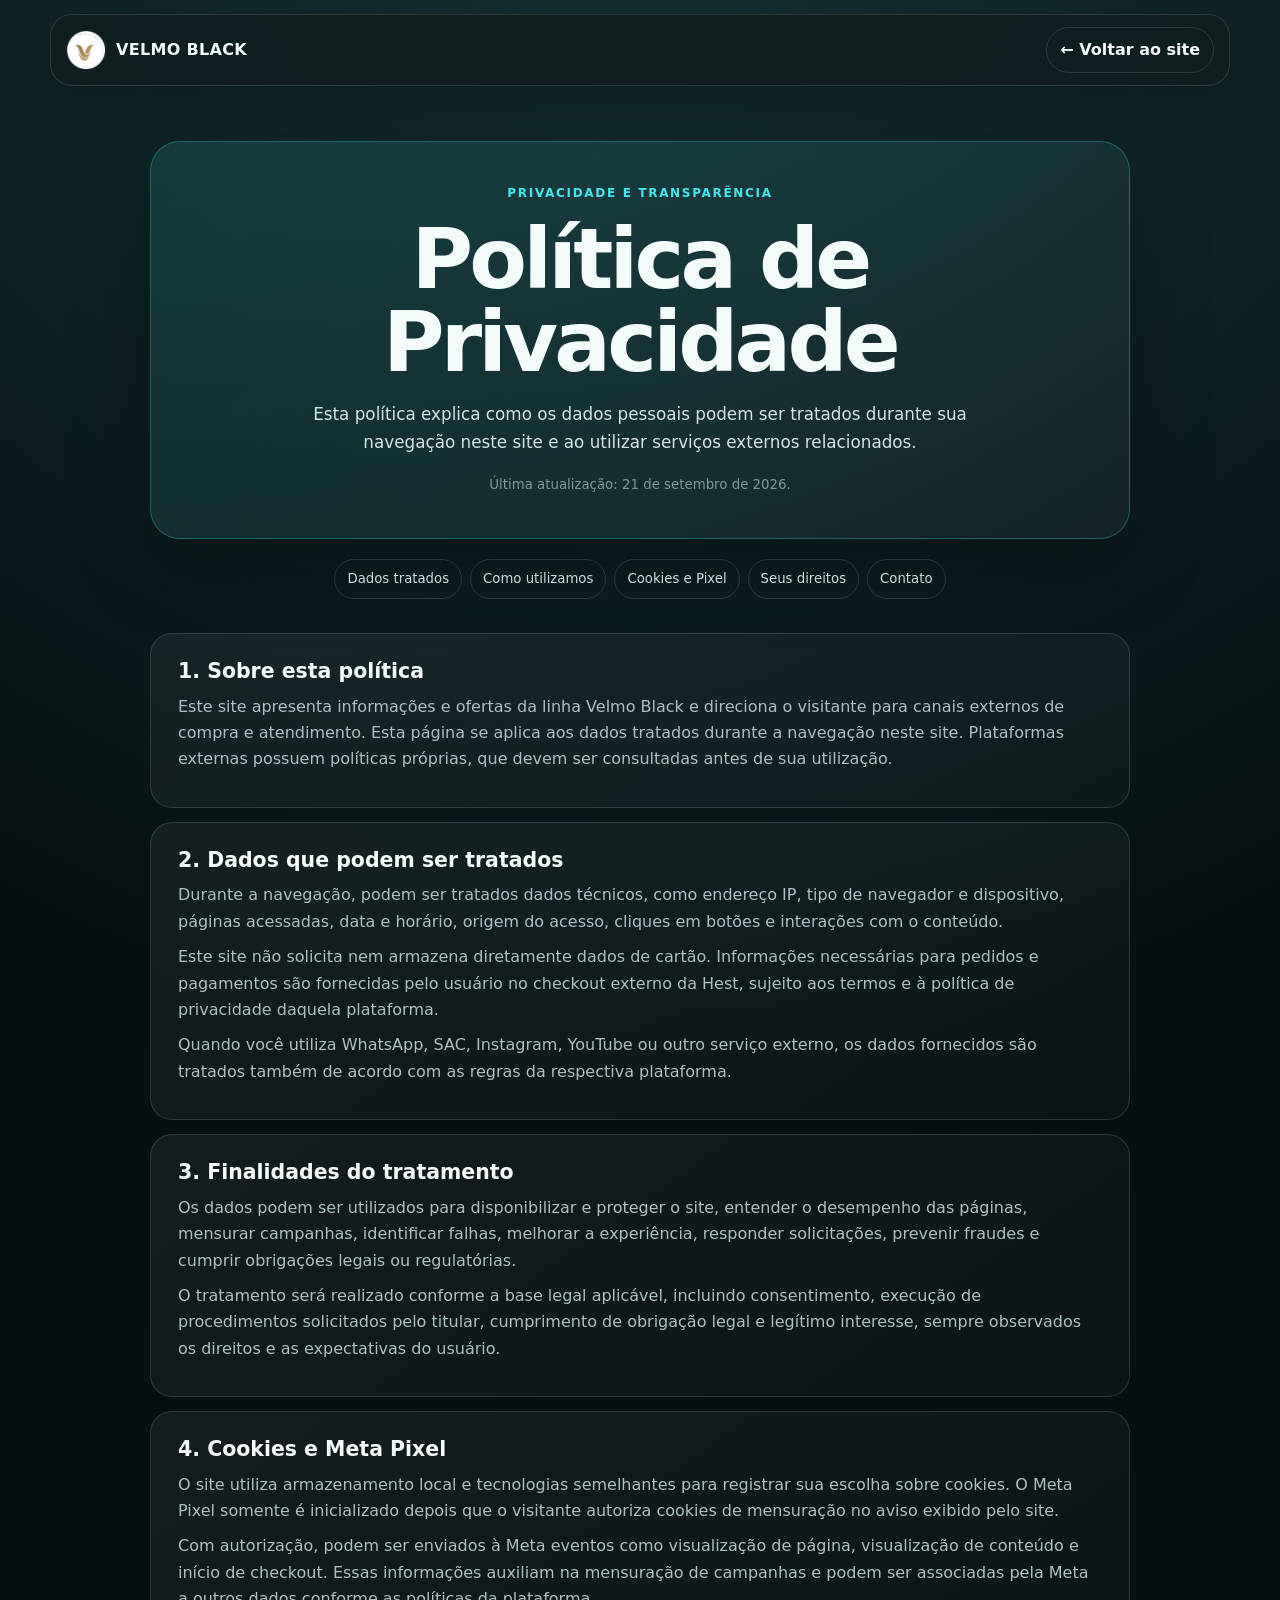
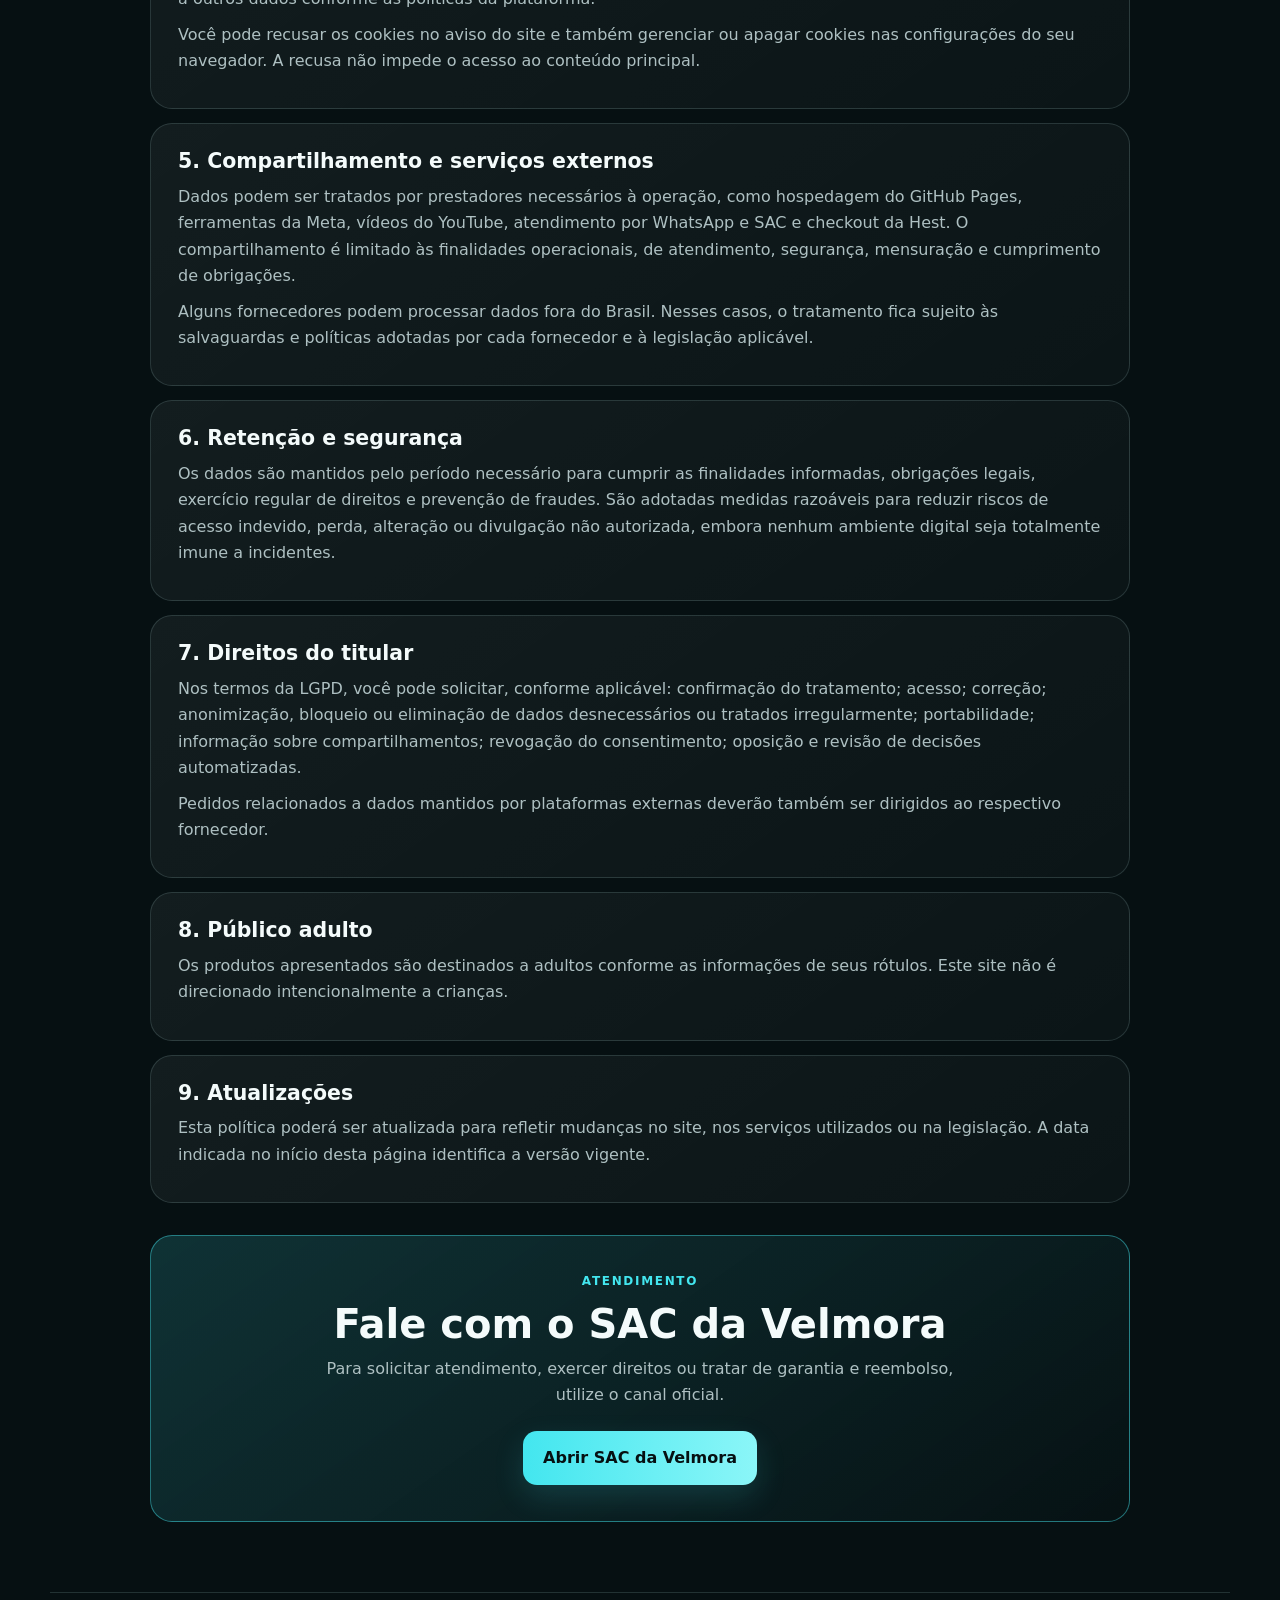
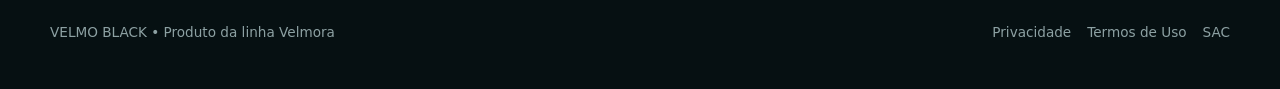
<file: privacy.html>
<!doctype html>
<html lang="pt-BR">
<head>
  <meta charset="utf-8">
  <meta name="viewport" content="width=device-width,initial-scale=1">
  <meta name="description" content="Política de Privacidade do site Velmo Black.">
  <title>Política de Privacidade | Velmo Black</title>
  <link rel="stylesheet" href="legal.css">
</head>
<body>
  <header class="legal-header">
    <a class="legal-brand" href="index.html" aria-label="Voltar ao site Velmo Black"><img src="velmora_logo.png" alt=""><span>VELMO BLACK</span></a>
    <a class="back-link" href="index.html">← Voltar ao site</a>
  </header>
  <main class="legal-shell">
    <section class="legal-hero">
      <span class="eyebrow">PRIVACIDADE E TRANSPARÊNCIA</span>
      <h1>Política de Privacidade</h1>
      <p>Esta política explica como os dados pessoais podem ser tratados durante sua navegação neste site e ao utilizar serviços externos relacionados.</p>
      <small>Última atualização: 21 de setembro de 2026.</small>
    </section>
    <nav class="legal-summary" aria-label="Conteúdo da política"><a href="#coleta">Dados tratados</a><a href="#uso">Como utilizamos</a><a href="#cookies">Cookies e Pixel</a><a href="#direitos">Seus direitos</a><a href="#contato">Contato</a></nav>
    <article class="legal-content">
      <section><h2>1. Sobre esta política</h2><p>Este site apresenta informações e ofertas da linha Velmo Black e direciona o visitante para canais externos de compra e atendimento. Esta página se aplica aos dados tratados durante a navegação neste site. Plataformas externas possuem políticas próprias, que devem ser consultadas antes de sua utilização.</p></section>
      <section id="coleta"><h2>2. Dados que podem ser tratados</h2><p>Durante a navegação, podem ser tratados dados técnicos, como endereço IP, tipo de navegador e dispositivo, páginas acessadas, data e horário, origem do acesso, cliques em botões e interações com o conteúdo.</p><p>Este site não solicita nem armazena diretamente dados de cartão. Informações necessárias para pedidos e pagamentos são fornecidas pelo usuário no checkout externo da Hest, sujeito aos termos e à política de privacidade daquela plataforma.</p><p>Quando você utiliza WhatsApp, SAC, Instagram, YouTube ou outro serviço externo, os dados fornecidos são tratados também de acordo com as regras da respectiva plataforma.</p></section>
      <section id="uso"><h2>3. Finalidades do tratamento</h2><p>Os dados podem ser utilizados para disponibilizar e proteger o site, entender o desempenho das páginas, mensurar campanhas, identificar falhas, melhorar a experiência, responder solicitações, prevenir fraudes e cumprir obrigações legais ou regulatórias.</p><p>O tratamento será realizado conforme a base legal aplicável, incluindo consentimento, execução de procedimentos solicitados pelo titular, cumprimento de obrigação legal e legítimo interesse, sempre observados os direitos e as expectativas do usuário.</p></section>
      <section id="cookies"><h2>4. Cookies e Meta Pixel</h2><p>O site utiliza armazenamento local e tecnologias semelhantes para registrar sua escolha sobre cookies. O Meta Pixel somente é inicializado depois que o visitante autoriza cookies de mensuração no aviso exibido pelo site.</p><p>Com autorização, podem ser enviados à Meta eventos como visualização de página, visualização de conteúdo e início de checkout. Essas informações auxiliam na mensuração de campanhas e podem ser associadas pela Meta a outros dados conforme as políticas da plataforma.</p><p>Você pode recusar os cookies no aviso do site e também gerenciar ou apagar cookies nas configurações do seu navegador. A recusa não impede o acesso ao conteúdo principal.</p></section>
      <section><h2>5. Compartilhamento e serviços externos</h2><p>Dados podem ser tratados por prestadores necessários à operação, como hospedagem do GitHub Pages, ferramentas da Meta, vídeos do YouTube, atendimento por WhatsApp e SAC e checkout da Hest. O compartilhamento é limitado às finalidades operacionais, de atendimento, segurança, mensuração e cumprimento de obrigações.</p><p>Alguns fornecedores podem processar dados fora do Brasil. Nesses casos, o tratamento fica sujeito às salvaguardas e políticas adotadas por cada fornecedor e à legislação aplicável.</p></section>
      <section><h2>6. Retenção e segurança</h2><p>Os dados são mantidos pelo período necessário para cumprir as finalidades informadas, obrigações legais, exercício regular de direitos e prevenção de fraudes. São adotadas medidas razoáveis para reduzir riscos de acesso indevido, perda, alteração ou divulgação não autorizada, embora nenhum ambiente digital seja totalmente imune a incidentes.</p></section>
      <section id="direitos"><h2>7. Direitos do titular</h2><p>Nos termos da LGPD, você pode solicitar, conforme aplicável: confirmação do tratamento; acesso; correção; anonimização, bloqueio ou eliminação de dados desnecessários ou tratados irregularmente; portabilidade; informação sobre compartilhamentos; revogação do consentimento; oposição e revisão de decisões automatizadas.</p><p>Pedidos relacionados a dados mantidos por plataformas externas deverão também ser dirigidos ao respectivo fornecedor.</p></section>
      <section><h2>8. Público adulto</h2><p>Os produtos apresentados são destinados a adultos conforme as informações de seus rótulos. Este site não é direcionado intencionalmente a crianças.</p></section>
      <section><h2>9. Atualizações</h2><p>Esta política poderá ser atualizada para refletir mudanças no site, nos serviços utilizados ou na legislação. A data indicada no início desta página identifica a versão vigente.</p></section>
      <section id="contato" class="contact-card"><span class="eyebrow">ATENDIMENTO</span><h2>Fale com o SAC da Velmora</h2><p>Para solicitar atendimento, exercer direitos ou tratar de garantia e reembolso, utilize o canal oficial.</p><a class="primary-button" href="https://sac.easy4u.group/chatweb" target="_blank" rel="noopener">Abrir SAC da Velmora</a></section>
    </article>
  </main>
  <footer class="legal-footer"><span>VELMO BLACK • Produto da linha Velmora</span><div><a href="privacy.html">Privacidade</a><a href="terms.html">Termos de Uso</a><a href="https://sac.easy4u.group/chatweb" target="_blank" rel="noopener">SAC</a></div></footer>
</body>
</html>
</file>
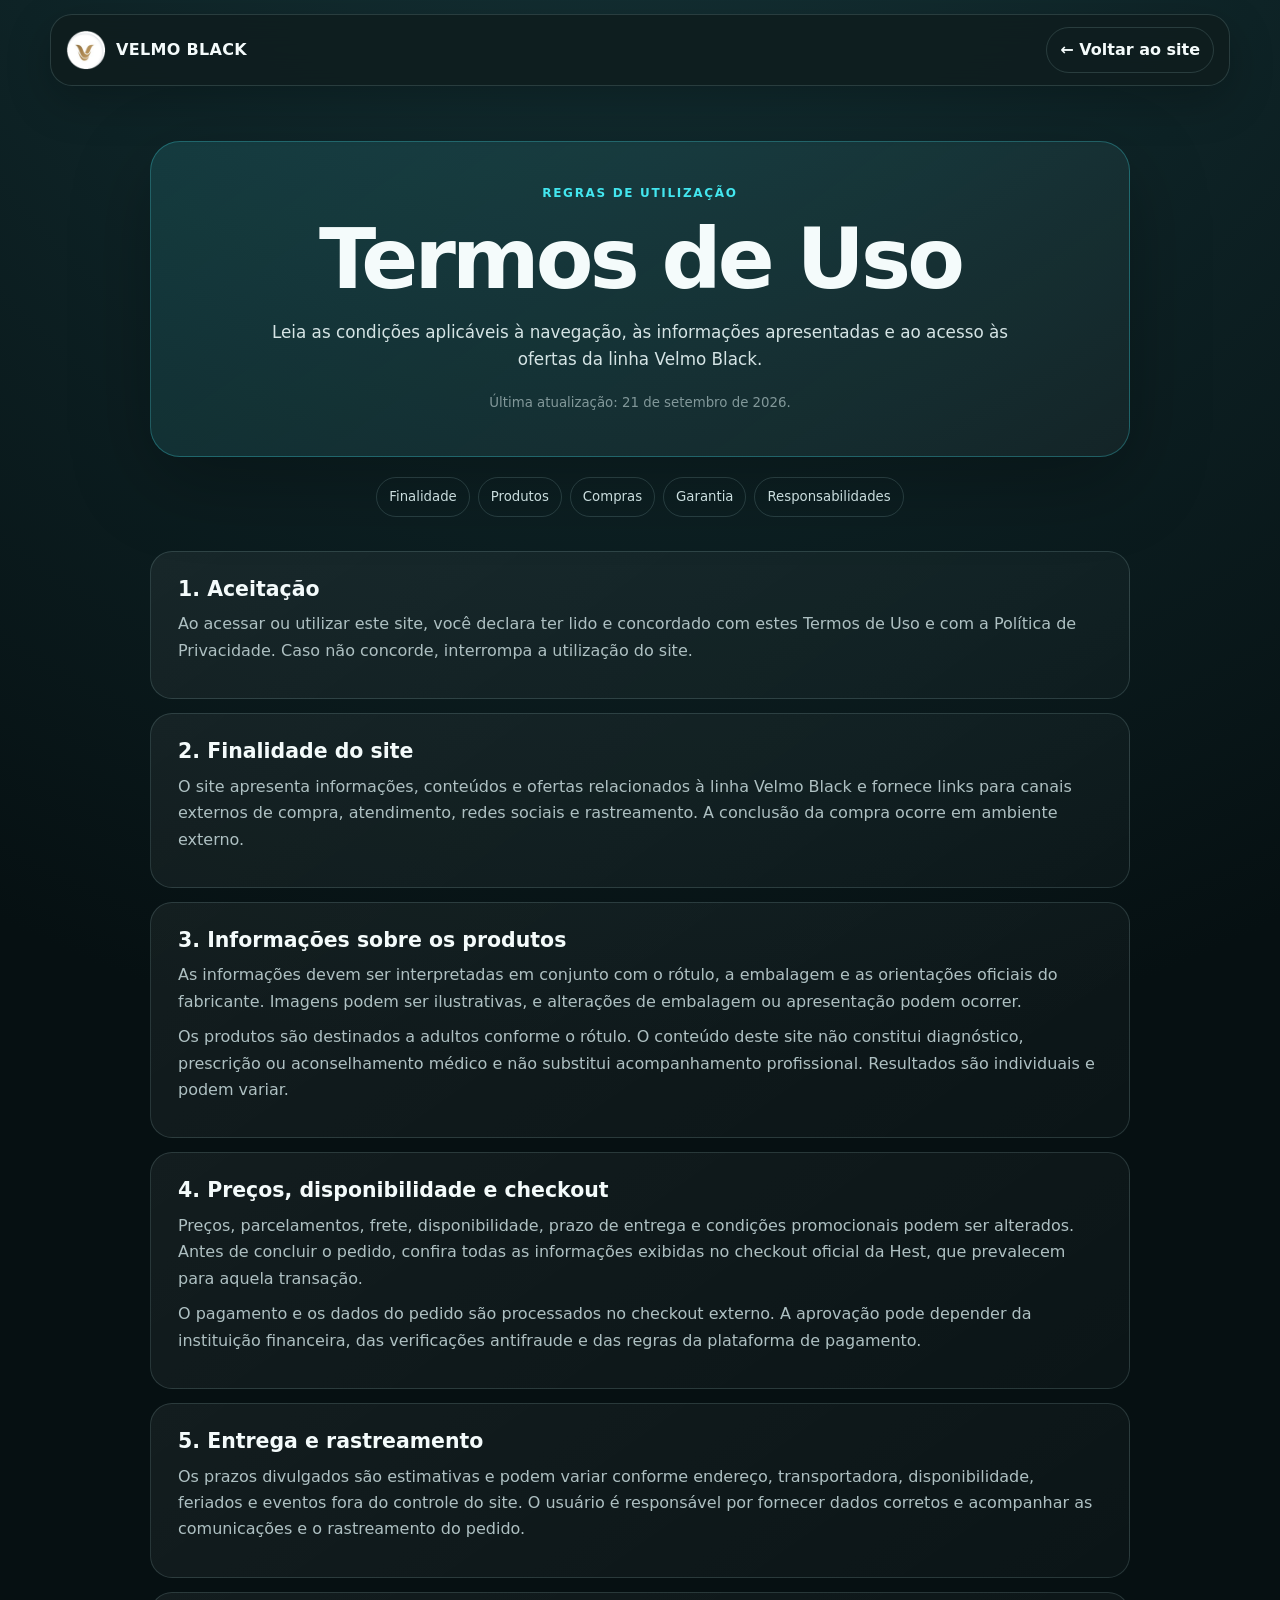
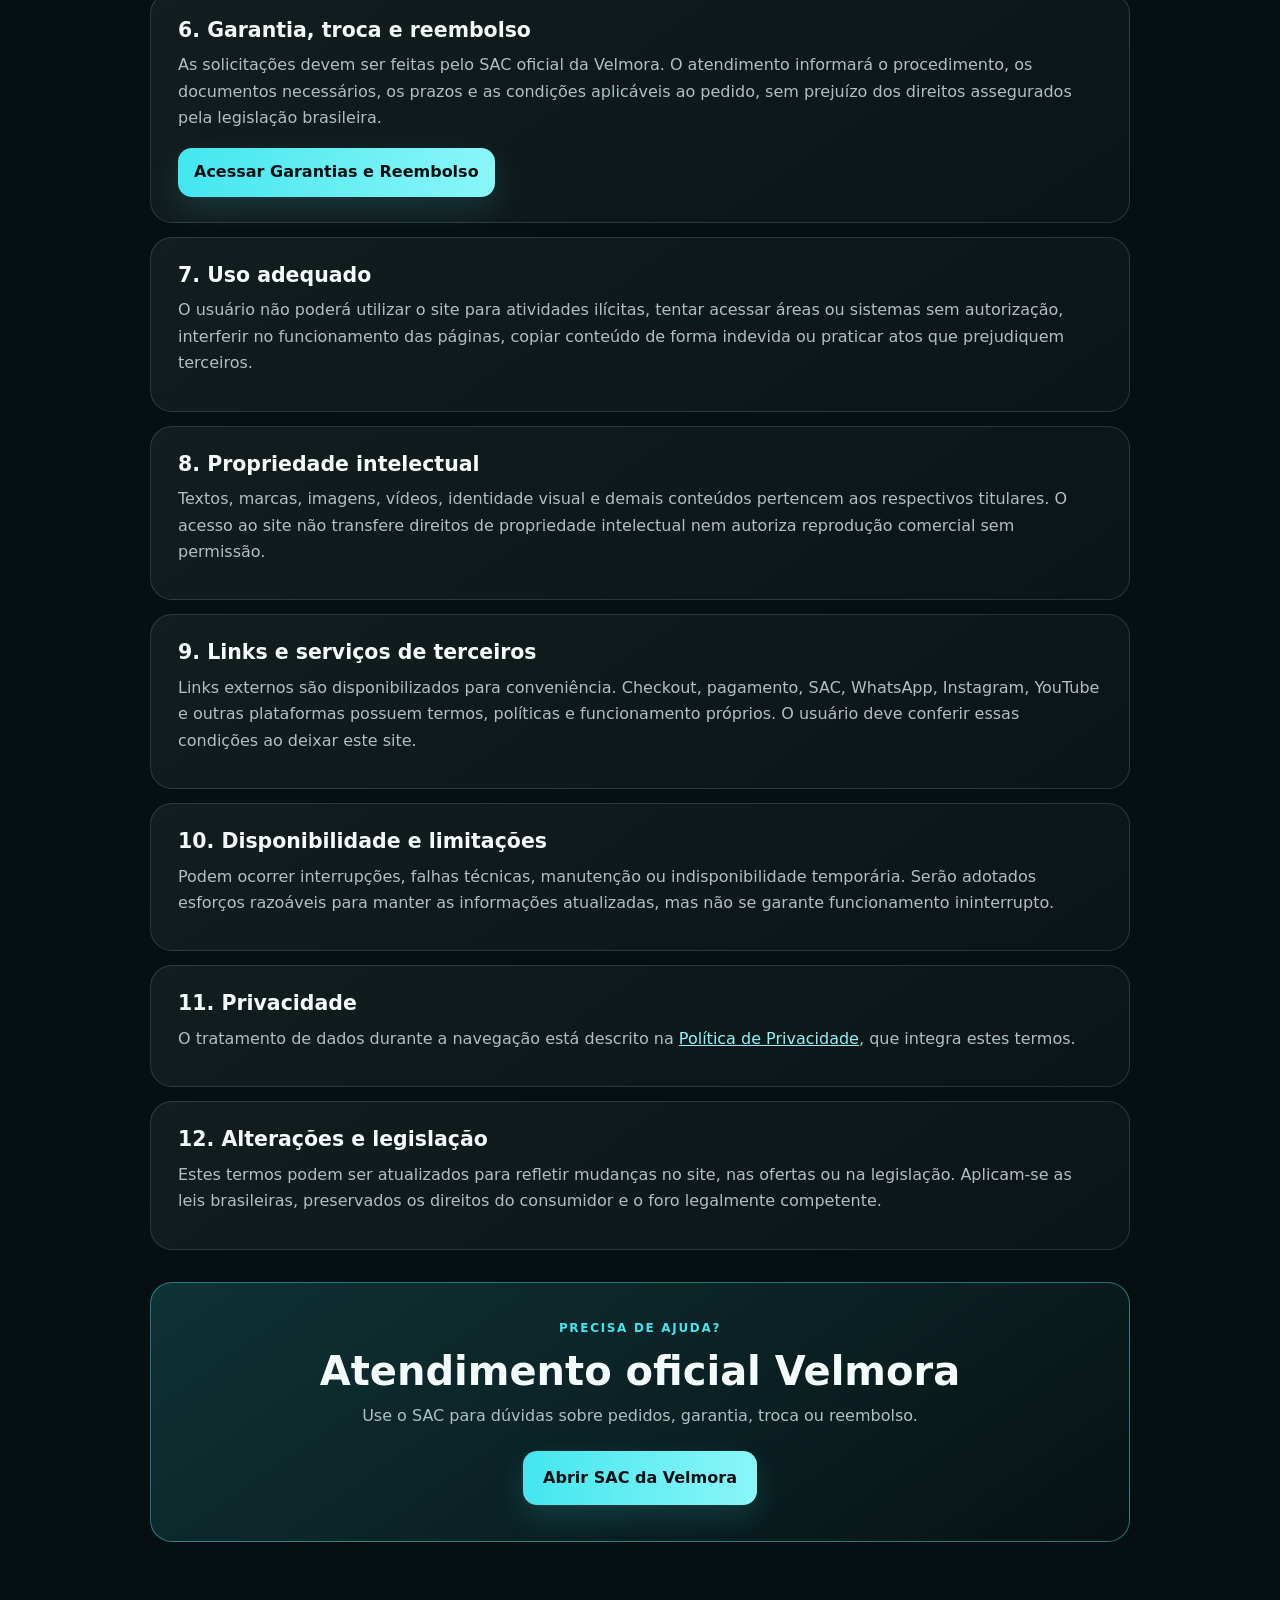
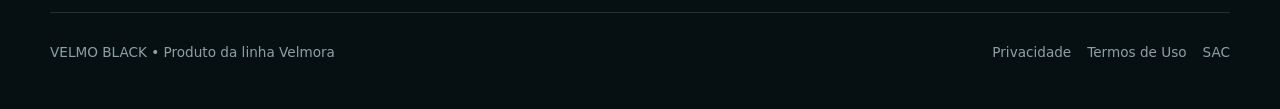
<file: terms.html>
<!doctype html>
<html lang="pt-BR">
<head>
  <meta charset="utf-8">
  <meta name="viewport" content="width=device-width,initial-scale=1">
  <meta name="description" content="Termos de Uso do site Velmo Black.">
  <title>Termos de Uso | Velmo Black</title>
  <link rel="stylesheet" href="legal.css">
</head>
<body>
  <header class="legal-header"><a class="legal-brand" href="index.html" aria-label="Voltar ao site Velmo Black"><img src="velmora_logo.png" alt=""><span>VELMO BLACK</span></a><a class="back-link" href="index.html">← Voltar ao site</a></header>
  <main class="legal-shell">
    <section class="legal-hero"><span class="eyebrow">REGRAS DE UTILIZAÇÃO</span><h1>Termos de Uso</h1><p>Leia as condições aplicáveis à navegação, às informações apresentadas e ao acesso às ofertas da linha Velmo Black.</p><small>Última atualização: 21 de setembro de 2026.</small></section>
    <nav class="legal-summary" aria-label="Conteúdo dos termos"><a href="#finalidade">Finalidade</a><a href="#produtos">Produtos</a><a href="#compras">Compras</a><a href="#garantia">Garantia</a><a href="#responsabilidade">Responsabilidades</a></nav>
    <article class="legal-content">
      <section><h2>1. Aceitação</h2><p>Ao acessar ou utilizar este site, você declara ter lido e concordado com estes Termos de Uso e com a Política de Privacidade. Caso não concorde, interrompa a utilização do site.</p></section>
      <section id="finalidade"><h2>2. Finalidade do site</h2><p>O site apresenta informações, conteúdos e ofertas relacionados à linha Velmo Black e fornece links para canais externos de compra, atendimento, redes sociais e rastreamento. A conclusão da compra ocorre em ambiente externo.</p></section>
      <section id="produtos"><h2>3. Informações sobre os produtos</h2><p>As informações devem ser interpretadas em conjunto com o rótulo, a embalagem e as orientações oficiais do fabricante. Imagens podem ser ilustrativas, e alterações de embalagem ou apresentação podem ocorrer.</p><p>Os produtos são destinados a adultos conforme o rótulo. O conteúdo deste site não constitui diagnóstico, prescrição ou aconselhamento médico e não substitui acompanhamento profissional. Resultados são individuais e podem variar.</p></section>
      <section id="compras"><h2>4. Preços, disponibilidade e checkout</h2><p>Preços, parcelamentos, frete, disponibilidade, prazo de entrega e condições promocionais podem ser alterados. Antes de concluir o pedido, confira todas as informações exibidas no checkout oficial da Hest, que prevalecem para aquela transação.</p><p>O pagamento e os dados do pedido são processados no checkout externo. A aprovação pode depender da instituição financeira, das verificações antifraude e das regras da plataforma de pagamento.</p></section>
      <section><h2>5. Entrega e rastreamento</h2><p>Os prazos divulgados são estimativas e podem variar conforme endereço, transportadora, disponibilidade, feriados e eventos fora do controle do site. O usuário é responsável por fornecer dados corretos e acompanhar as comunicações e o rastreamento do pedido.</p></section>
      <section id="garantia"><h2>6. Garantia, troca e reembolso</h2><p>As solicitações devem ser feitas pelo SAC oficial da Velmora. O atendimento informará o procedimento, os documentos necessários, os prazos e as condições aplicáveis ao pedido, sem prejuízo dos direitos assegurados pela legislação brasileira.</p><a class="inline-button" href="https://sac.easy4u.group/chatweb" target="_blank" rel="noopener">Acessar Garantias e Reembolso</a></section>
      <section><h2>7. Uso adequado</h2><p>O usuário não poderá utilizar o site para atividades ilícitas, tentar acessar áreas ou sistemas sem autorização, interferir no funcionamento das páginas, copiar conteúdo de forma indevida ou praticar atos que prejudiquem terceiros.</p></section>
      <section><h2>8. Propriedade intelectual</h2><p>Textos, marcas, imagens, vídeos, identidade visual e demais conteúdos pertencem aos respectivos titulares. O acesso ao site não transfere direitos de propriedade intelectual nem autoriza reprodução comercial sem permissão.</p></section>
      <section id="responsabilidade"><h2>9. Links e serviços de terceiros</h2><p>Links externos são disponibilizados para conveniência. Checkout, pagamento, SAC, WhatsApp, Instagram, YouTube e outras plataformas possuem termos, políticas e funcionamento próprios. O usuário deve conferir essas condições ao deixar este site.</p></section>
      <section><h2>10. Disponibilidade e limitações</h2><p>Podem ocorrer interrupções, falhas técnicas, manutenção ou indisponibilidade temporária. Serão adotados esforços razoáveis para manter as informações atualizadas, mas não se garante funcionamento ininterrupto.</p></section>
      <section><h2>11. Privacidade</h2><p>O tratamento de dados durante a navegação está descrito na <a href="privacy.html">Política de Privacidade</a>, que integra estes termos.</p></section>
      <section><h2>12. Alterações e legislação</h2><p>Estes termos podem ser atualizados para refletir mudanças no site, nas ofertas ou na legislação. Aplicam-se as leis brasileiras, preservados os direitos do consumidor e o foro legalmente competente.</p></section>
      <section class="contact-card"><span class="eyebrow">PRECISA DE AJUDA?</span><h2>Atendimento oficial Velmora</h2><p>Use o SAC para dúvidas sobre pedidos, garantia, troca ou reembolso.</p><a class="primary-button" href="https://sac.easy4u.group/chatweb" target="_blank" rel="noopener">Abrir SAC da Velmora</a></section>
    </article>
  </main>
  <footer class="legal-footer"><span>VELMO BLACK • Produto da linha Velmora</span><div><a href="privacy.html">Privacidade</a><a href="terms.html">Termos de Uso</a><a href="https://sac.easy4u.group/chatweb" target="_blank" rel="noopener">SAC</a></div></footer>
</body>
</html>
</file>
<file: legal.css>
:root{--bg:#061012;--panel:#101d20;--text:#f4fbfb;--muted:#aec0c2;--line:rgba(205,255,255,.14);--cyan:#43e6ef;--cyan2:#8bf6f8}
*{box-sizing:border-box}
html{scroll-behavior:smooth}
body{margin:0;background:radial-gradient(circle at 50% -10%,#16363a 0,var(--bg) 38%);color:var(--text);font-family:Inter,ui-sans-serif,system-ui,-apple-system,BlinkMacSystemFont,"Segoe UI",sans-serif;line-height:1.65}
a{color:inherit}
.legal-header{position:sticky;top:0;z-index:10;width:min(1180px,calc(100% - 28px));margin:14px auto 0;padding:12px 15px;display:flex;align-items:center;justify-content:space-between;gap:16px;border:1px solid var(--line);border-radius:22px;background:rgba(15,29,31,.9);backdrop-filter:blur(18px);box-shadow:0 15px 45px rgba(0,0,0,.24)}
.legal-brand{display:flex;align-items:center;gap:10px;text-decoration:none;font-weight:900;letter-spacing:.02em}.legal-brand img{width:40px;height:40px;border-radius:50%;object-fit:cover}.back-link{padding:9px 13px;border:1px solid var(--line);border-radius:999px;text-decoration:none;font-weight:750}.back-link:hover{background:#fff;color:#071012}
.legal-shell{width:min(980px,calc(100% - 32px));margin:55px auto 70px}
.legal-hero{text-align:center;padding:42px 30px;border:1px solid rgba(67,230,239,.28);border-radius:30px;background:linear-gradient(145deg,rgba(67,230,239,.12),rgba(255,255,255,.035));box-shadow:0 25px 80px rgba(0,0,0,.27)}
.eyebrow{display:block;color:var(--cyan);font-size:.75rem;font-weight:900;letter-spacing:.14em}.legal-hero h1{font-size:clamp(2.45rem,7vw,5.25rem);line-height:.98;letter-spacing:-.045em;margin:14px 0 18px}.legal-hero p{max-width:740px;margin:0 auto;color:#d5e4e5;font-size:1.05rem}.legal-hero small{display:block;margin-top:18px;color:#82989a}
.legal-summary{display:flex;justify-content:center;flex-wrap:wrap;gap:8px;margin:20px 0 34px}.legal-summary a{padding:8px 12px;border:1px solid var(--line);border-radius:999px;text-decoration:none;color:#caddde;font-size:.83rem}.legal-summary a:hover{border-color:var(--cyan);color:#fff}
.legal-content{display:grid;gap:14px}.legal-content>section{scroll-margin-top:95px;padding:25px 27px;border:1px solid var(--line);border-radius:22px;background:linear-gradient(145deg,rgba(255,255,255,.055),rgba(255,255,255,.025))}.legal-content h2{margin:0 0 10px;font-size:1.28rem;line-height:1.2}.legal-content p{margin:9px 0;color:var(--muted)}.legal-content p a{color:var(--cyan2)}
.contact-card{margin-top:18px!important;text-align:center;padding:36px 26px!important;border-color:rgba(67,230,239,.45)!important;background:linear-gradient(145deg,rgba(67,230,239,.16),rgba(7,18,20,.92))!important}.contact-card h2{font-size:clamp(1.7rem,4vw,2.5rem);margin:8px 0}.contact-card p{max-width:650px;margin:8px auto 22px}
.primary-button,.inline-button{display:inline-flex;align-items:center;justify-content:center;text-decoration:none;background:linear-gradient(90deg,var(--cyan),var(--cyan2));color:#061012;font-weight:900;border-radius:14px;padding:14px 20px;box-shadow:0 12px 30px rgba(67,230,239,.15)}.primary-button:hover,.inline-button:hover{transform:translateY(-2px)}.inline-button{margin-top:8px;padding:11px 16px}
.legal-footer{width:min(1180px,calc(100% - 32px));margin:0 auto;padding:28px 0 45px;border-top:1px solid var(--line);display:flex;justify-content:space-between;gap:20px;color:#8da1a3;font-size:.85rem}.legal-footer div{display:flex;gap:16px;flex-wrap:wrap}.legal-footer a{text-decoration:none}.legal-footer a:hover{color:#fff}
@media(max-width:640px){.legal-header{top:7px;margin-top:7px;padding:9px 11px}.legal-brand img{width:34px;height:34px}.legal-brand span{font-size:.86rem}.back-link{font-size:.78rem;padding:7px 9px}.legal-shell{margin-top:28px}.legal-hero{padding:32px 18px;border-radius:24px}.legal-hero h1{font-size:2.65rem}.legal-content>section{padding:20px 18px}.legal-content h2{font-size:1.12rem}.legal-content p{font-size:.92rem}.legal-footer{flex-direction:column}.legal-summary{justify-content:flex-start;overflow-x:auto;flex-wrap:nowrap;padding-bottom:5px}.legal-summary a{white-space:nowrap}}
</file>
